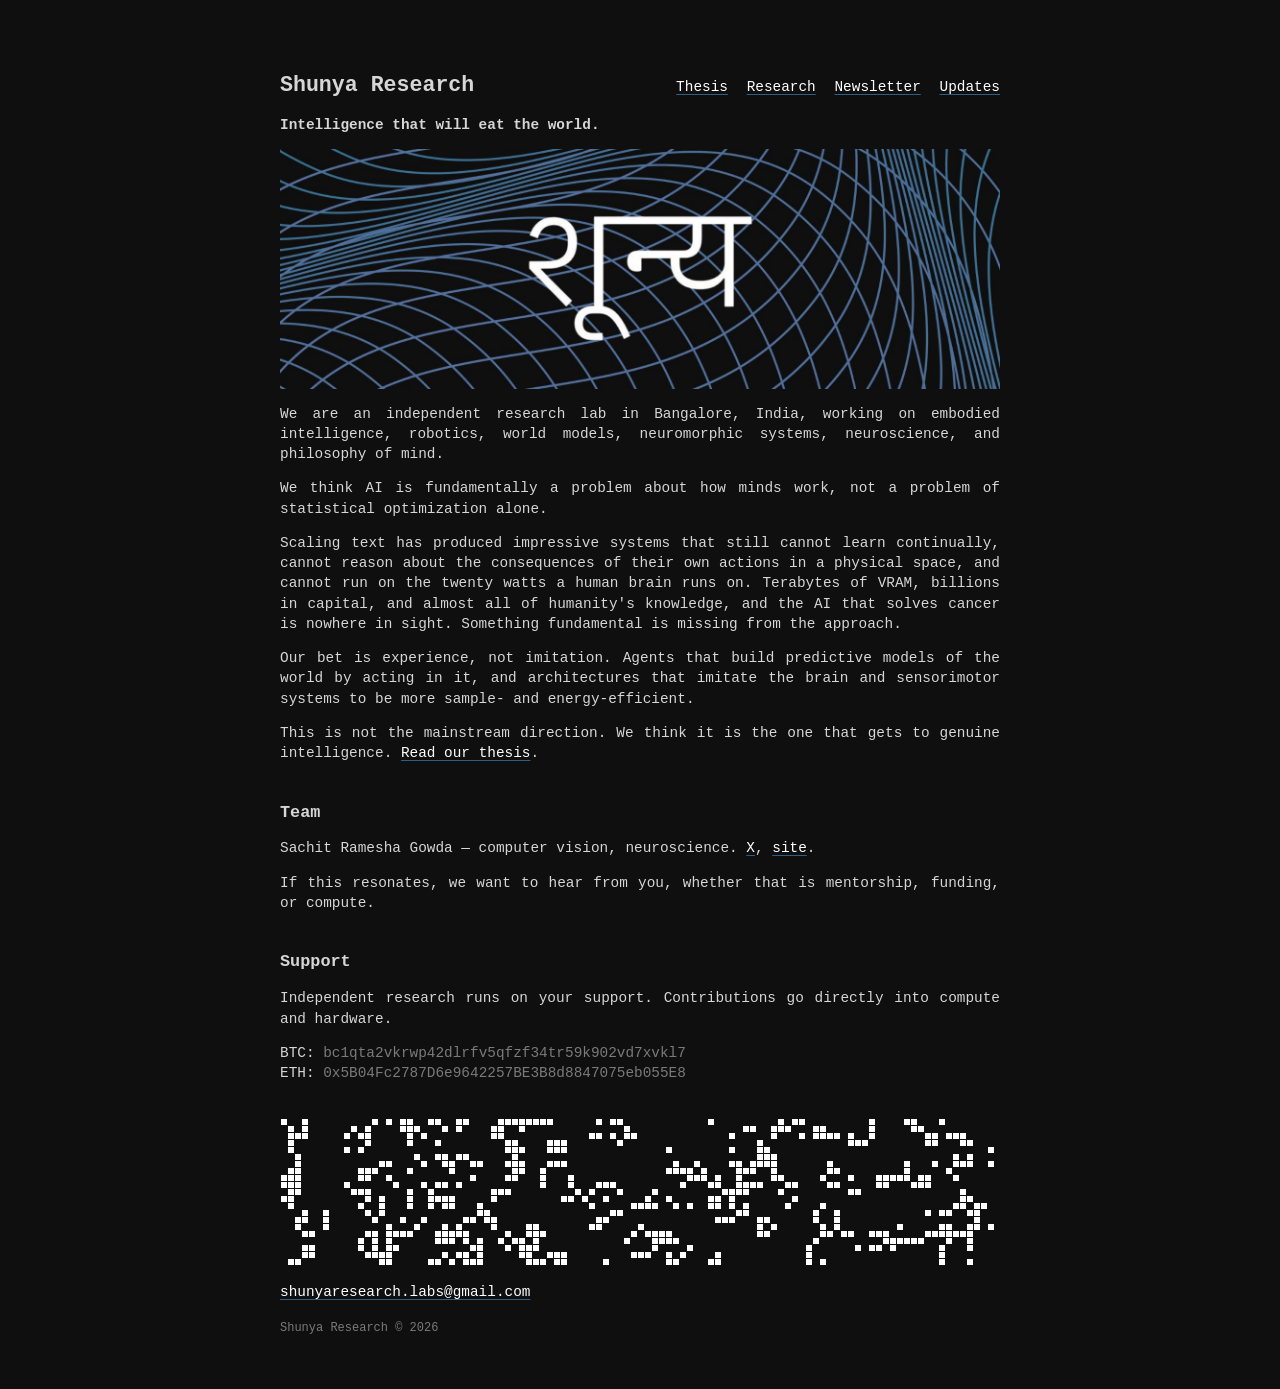
<file: index.html>
<!DOCTYPE html>
<html lang="en">

<head>
    <meta charset="UTF-8" />
    <title>Shunya Research</title>
    <meta name="description"
        content="An independent research lab in Bangalore working on embodied intelligence, world models and neuromorphic systems." />
    <link rel="canonical" href="https://shunyaresearch.systems" />
    <meta name="viewport" content="width=device-width, initial-scale=1.0" />
    <link rel="icon" type="image/png" href="shunya-removebg-preview.png" />

    <meta property="og:url" content="https://shunyaresearch.systems" />
    <meta property="og:type" content="website" />
    <meta property="og:title" content="Shunya Research" />
    <meta property="og:description"
        content="An independent research lab in Bangalore working on embodied intelligence, world models and neuromorphic systems." />

    <meta name="twitter:card" content="summary" />
    <meta name="twitter:site" content="@shunyaresearch" />
    <meta name="twitter:title" content="Shunya Research" />
    <meta name="twitter:description"
        content="An independent research lab in Bangalore working on embodied intelligence, world models and neuromorphic systems." />

    <link rel="stylesheet" href="style.css" />
</head>

<body>
    <div id="maincontent" style="margin-top: 70px">
        <div class="masthead">
            <h2>Shunya Research</h2>
            <p class="nav">
                <a href="thesis.html">Thesis</a>
                <a href="research.html">Research</a>
                <a href="https://spikenets.substack.com">Newsletter</a>
                <a href="https://x.com/shunyaresearch">Updates</a>
            </p>
        </div>
        <p><b>Intelligence that will eat the world.</b></p>

        <p>
            <img src="1500x500.jpeg" alt="शून्य" />
        </p>
        <p>
            We are an independent research lab in Bangalore, India,
            working on embodied intelligence, robotics, world
            models, neuromorphic systems, neuroscience, and philosophy of
            mind.
        </p>
        <p>
            We think AI is fundamentally a problem about how minds work,
            not a problem of statistical optimization alone.
        </p>
        <p>
            Scaling text has produced impressive systems that still cannot
            learn continually, cannot reason about the consequences of
            their own actions in a physical space, and cannot run on the
            twenty watts a human brain runs on. Terabytes of VRAM, billions in
            capital, and almost all of humanity's knowledge, and
            the AI that solves cancer is nowhere in sight. Something
            fundamental is missing from the approach.
        </p>
        <p>
            Our bet is experience, not imitation. Agents that build
            predictive models of the world by acting in it, and
            architectures that imitate the brain and sensorimotor systems
            to be more sample- and energy-efficient.
        </p>
        <p>
            This is not the mainstream direction. We think it is the one
            that gets to genuine intelligence.
            <a href="thesis.html">Read our thesis</a>.
        </p>

        <h3>Team</h3>
        <p>
            Sachit Ramesha Gowda &mdash; computer vision, neuroscience.
            <a href="https://x.com/cyb3r_17">X</a>,
            <a href="https://sachitrame.sh">site</a>.
        </p>

        <p>
            If this resonates, we want to hear from you, whether that is
            mentorship, funding, or compute.
        </p>

        <h3>Support</h3>
        <p>
            Independent research runs on your support. Contributions go
            directly into compute and hardware.
        </p>
        <p>
            BTC: <code>bc1qta2vkrwp42dlrfv5qfzf34tr59k902vd7xvkl7</code><br />
            ETH: <code>0x5B04Fc2787D6e9642257BE3B8d8847075eb055E8</code>
        </p>

        <p>
            <br />
            <canvas id="gol" aria-hidden="true"></canvas>
        </p>

        <p>
            <a href="mailto:shunyaresearch.labs@gmail.com">shunyaresearch.labs@gmail.com</a>
        </p>

        <p><small>
                Shunya Research &copy; 2026
            </small>
        </p>
    </div>
    <script src="gol.js"></script>
</body>

</html>
</file>
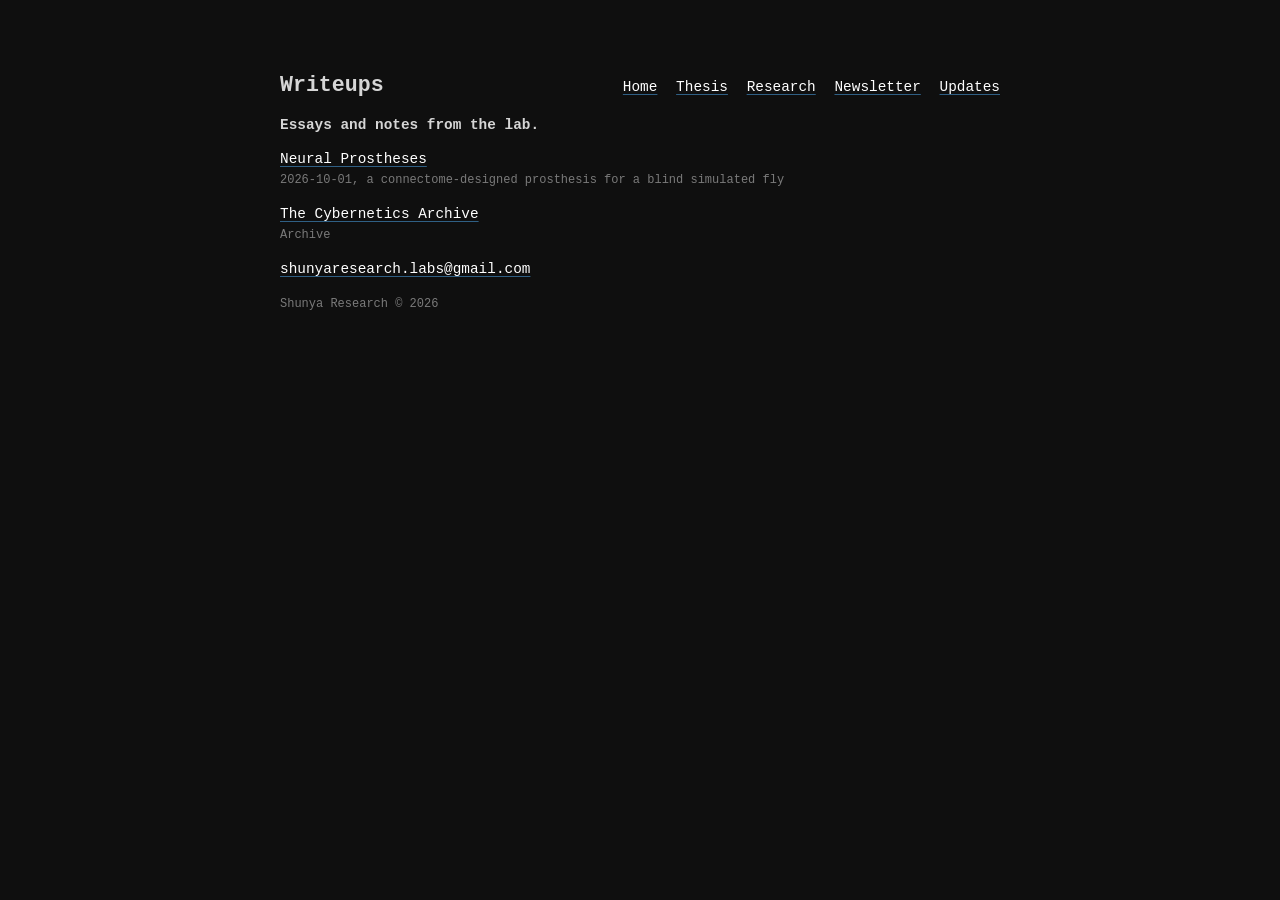
<file: blogs.html>
<!DOCTYPE html>
<html lang="en">

<head>
    <meta charset="UTF-8" />
    <title>Writeups &mdash; Shunya Research</title>
    <meta name="description" content="Writing from Shunya Research." />
    <meta name="viewport" content="width=device-width, initial-scale=1.0" />
    <link rel="icon" type="image/png" href="shunya-removebg-preview.png" />
    <link rel="stylesheet" href="style.css" />
</head>

<body>
    <div id="maincontent" style="margin-top: 70px">
        <div class="masthead">
            <h2>Writeups</h2>
            <p class="nav">
                <a href="index.html">Home</a>
                <a href="thesis.html">Thesis</a>
                <a href="research.html">Research</a>
                <a href="https://spikenets.substack.com">Newsletter</a>
                <a href="https://x.com/shunyaresearch">Updates</a>
            </p>
        </div>
        <p><b>Essays and notes from the lab.</b></p>

        <p>
            <a href="blogs/fly-vision-restoration.html">Neural Prostheses</a><br />
            <small>2026-10-01, a connectome-designed prosthesis for a blind simulated fly</small>
        </p>
        <p>
            <a href="blogs/cybernetics.html">The Cybernetics
                Archive</a><br />
            <small>Archive</small>
        </p>
        <p>
            <a href="mailto:shunyaresearch.labs@gmail.com">shunyaresearch.labs@gmail.com</a>
        </p>

        <p><small>
                Shunya Research &copy; 2026
            </small>
        </p>
    </div>
</body>

</html>
</file>
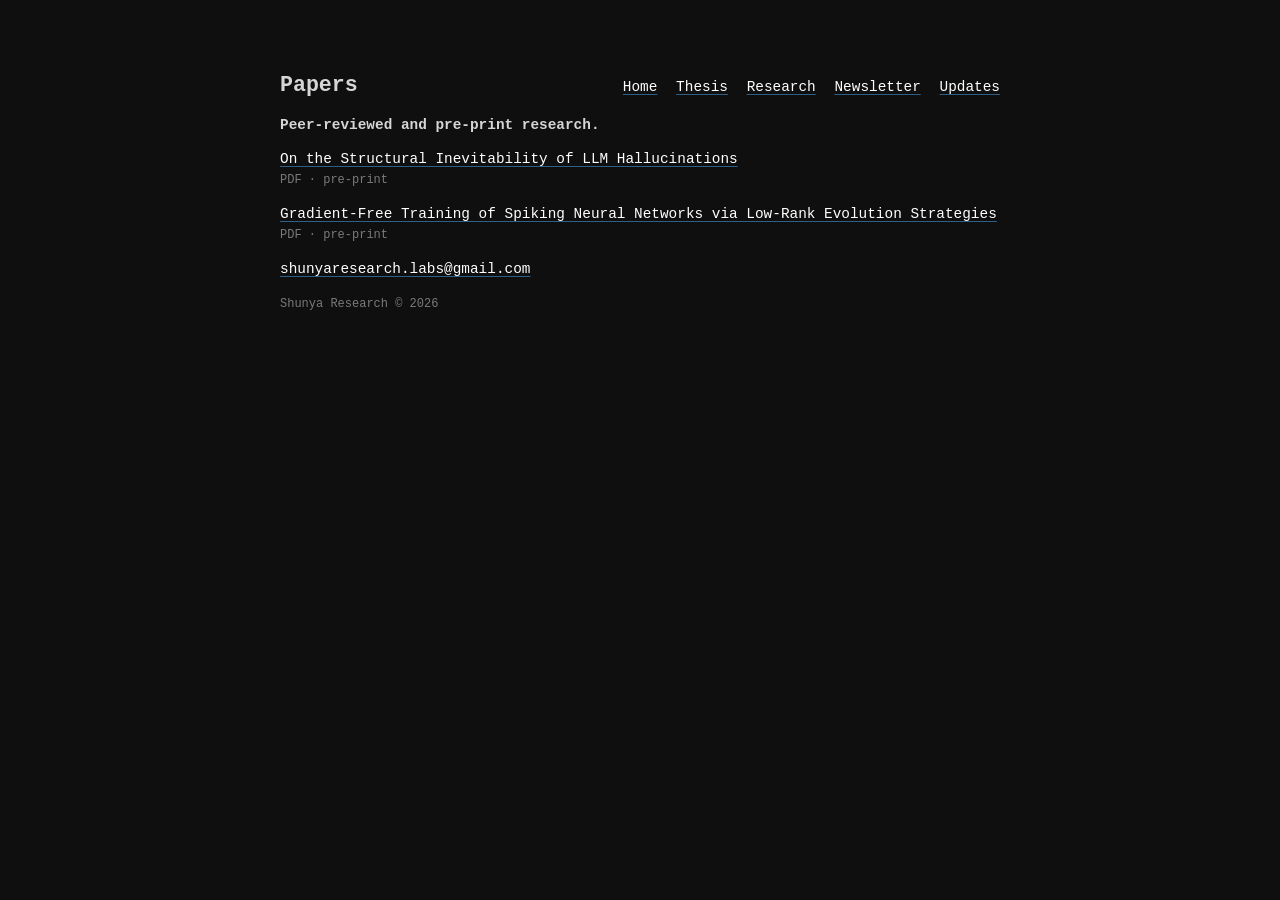
<file: papers.html>
<!DOCTYPE html>
<html lang="en">

<head>
    <meta charset="UTF-8" />
    <title>Papers &mdash; Shunya Research</title>
    <meta name="description" content="Papers from Shunya Research." />
    <meta name="viewport" content="width=device-width, initial-scale=1.0" />
    <link rel="icon" type="image/png" href="shunya-removebg-preview.png" />
    <link rel="stylesheet" href="style.css" />
</head>

<body>
    <div id="maincontent" style="margin-top: 70px">
        <div class="masthead">
            <h2>Papers</h2>
            <p class="nav">
                <a href="index.html">Home</a>
                <a href="thesis.html">Thesis</a>
                <a href="research.html">Research</a>
                <a href="https://spikenets.substack.com">Newsletter</a>
                <a href="https://x.com/shunyaresearch">Updates</a>
            </p>
        </div>
        <p><b>Peer-reviewed and pre-print research.</b></p>

        <p>
            <a href="papers/llm_hallucination.pdf">On the Structural
                Inevitability of LLM Hallucinations</a><br />
            <small>PDF &middot; pre-print</small>
        </p>
        <p>
            <a href="papers/SNN_EGGROLL.pdf">Gradient-Free Training of
                Spiking Neural Networks via Low-Rank Evolution
                Strategies</a><br />
            <small>PDF &middot; pre-print</small>
        </p>

        <p>
            <a href="mailto:shunyaresearch.labs@gmail.com">shunyaresearch.labs@gmail.com</a>
        </p>

        <p><small>
                Shunya Research &copy; 2026
            </small>
        </p>
    </div>
</body>

</html>
</file>
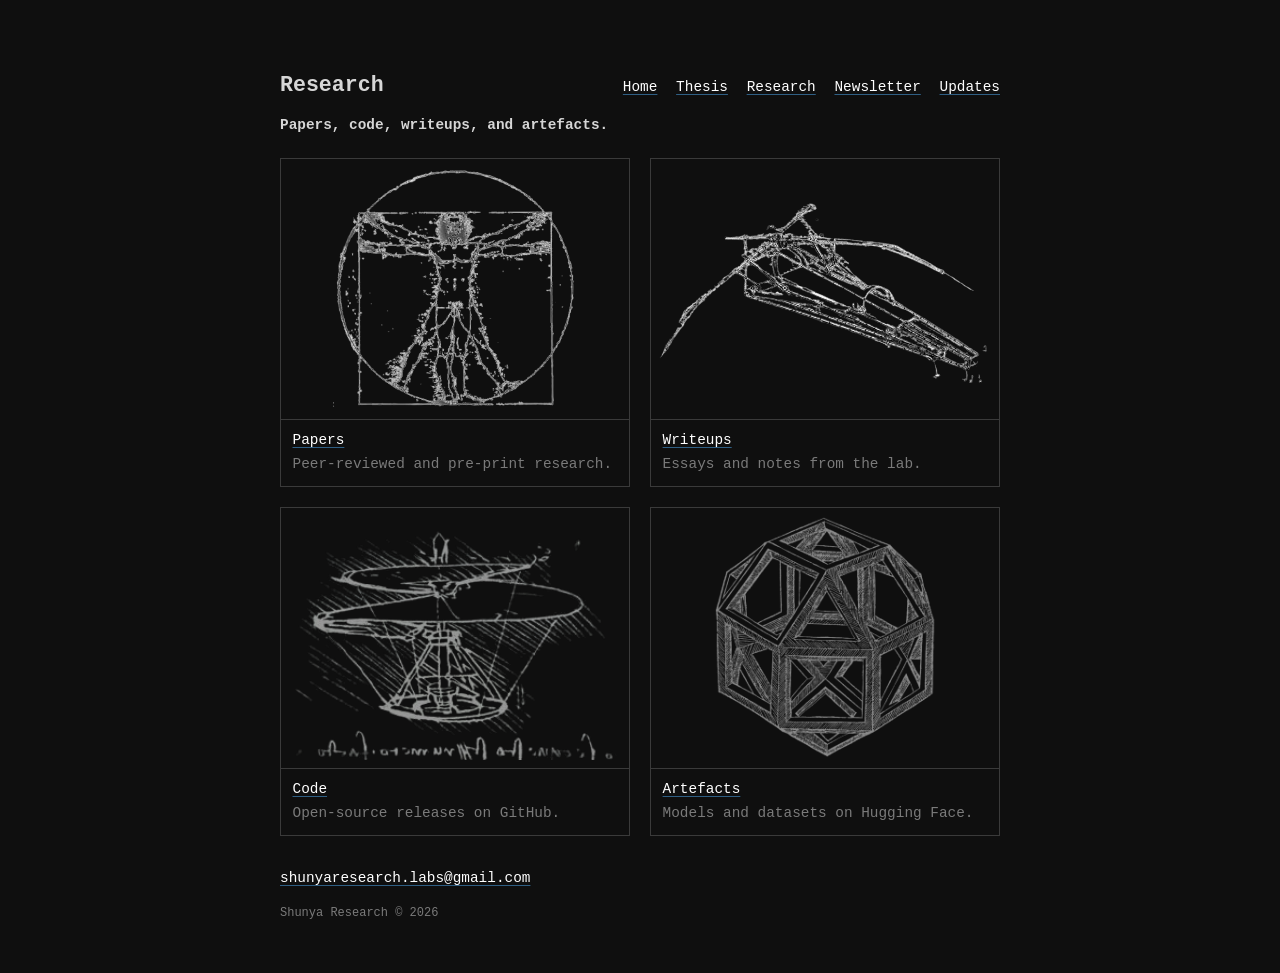
<file: research.html>
<!DOCTYPE html>
<html lang="en">

<head>
    <meta charset="UTF-8" />
    <title>Research &mdash; Shunya Research</title>
    <meta name="description" content="Papers, code, writeups, and artefacts from Shunya Research." />
    <meta name="viewport" content="width=device-width, initial-scale=1.0" />
    <link rel="icon" type="image/png" href="shunya-removebg-preview.png" />
    <link rel="stylesheet" href="style.css" />
</head>

<body>
    <div id="maincontent" style="margin-top: 70px">
        <div class="masthead">
            <h2>Research</h2>
            <p class="nav">
                <a href="index.html">Home</a>
                <a href="thesis.html">Thesis</a>
                <a href="research.html">Research</a>
                <a href="https://spikenets.substack.com">Newsletter</a>
                <a href="https://x.com/shunyaresearch">Updates</a>
            </p>
        </div>
        <p><b>Papers, code, writeups, and artefacts.</b></p>

        <div class="cards">
            <a class="card" href="papers.html">
                <img class="fit" src="vitruvian.png" alt="" />
                <span class="card-body">
                    <span class="card-title">Papers</span>
                    <span class="card-note">Peer-reviewed and pre-print research.</span>
                </span>
            </a>
            <a class="card" href="blogs.html">
                <img class="fit" src="flight.png" alt="" />
                <span class="card-body">
                    <span class="card-title">Writeups</span>
                    <span class="card-note">Essays and notes from the lab.</span>
                </span>
            </a>
            <a class="card" href="https://github.com/ShunyaResearch">
                <img class="fit" src="code-inverted.png" alt="" />
                <span class="card-body">
                    <span class="card-title">Code</span>
                    <span class="card-note">Open-source releases on GitHub.</span>
                </span>
            </a>
            <a class="card" href="https://huggingface.co/shunyaresearch">
                <img class="fit" src="artefact-white.png" alt="" />
                <span class="card-body">
                    <span class="card-title">Artefacts</span>
                    <span class="card-note">Models and datasets on Hugging Face.</span>
                </span>
            </a>
        </div>

        <p>
            <a href="mailto:shunyaresearch.labs@gmail.com">shunyaresearch.labs@gmail.com</a>
        </p>

        <p><small>
                Shunya Research &copy; 2026
            </small>
        </p>
    </div>
</body>

</html>
</file>
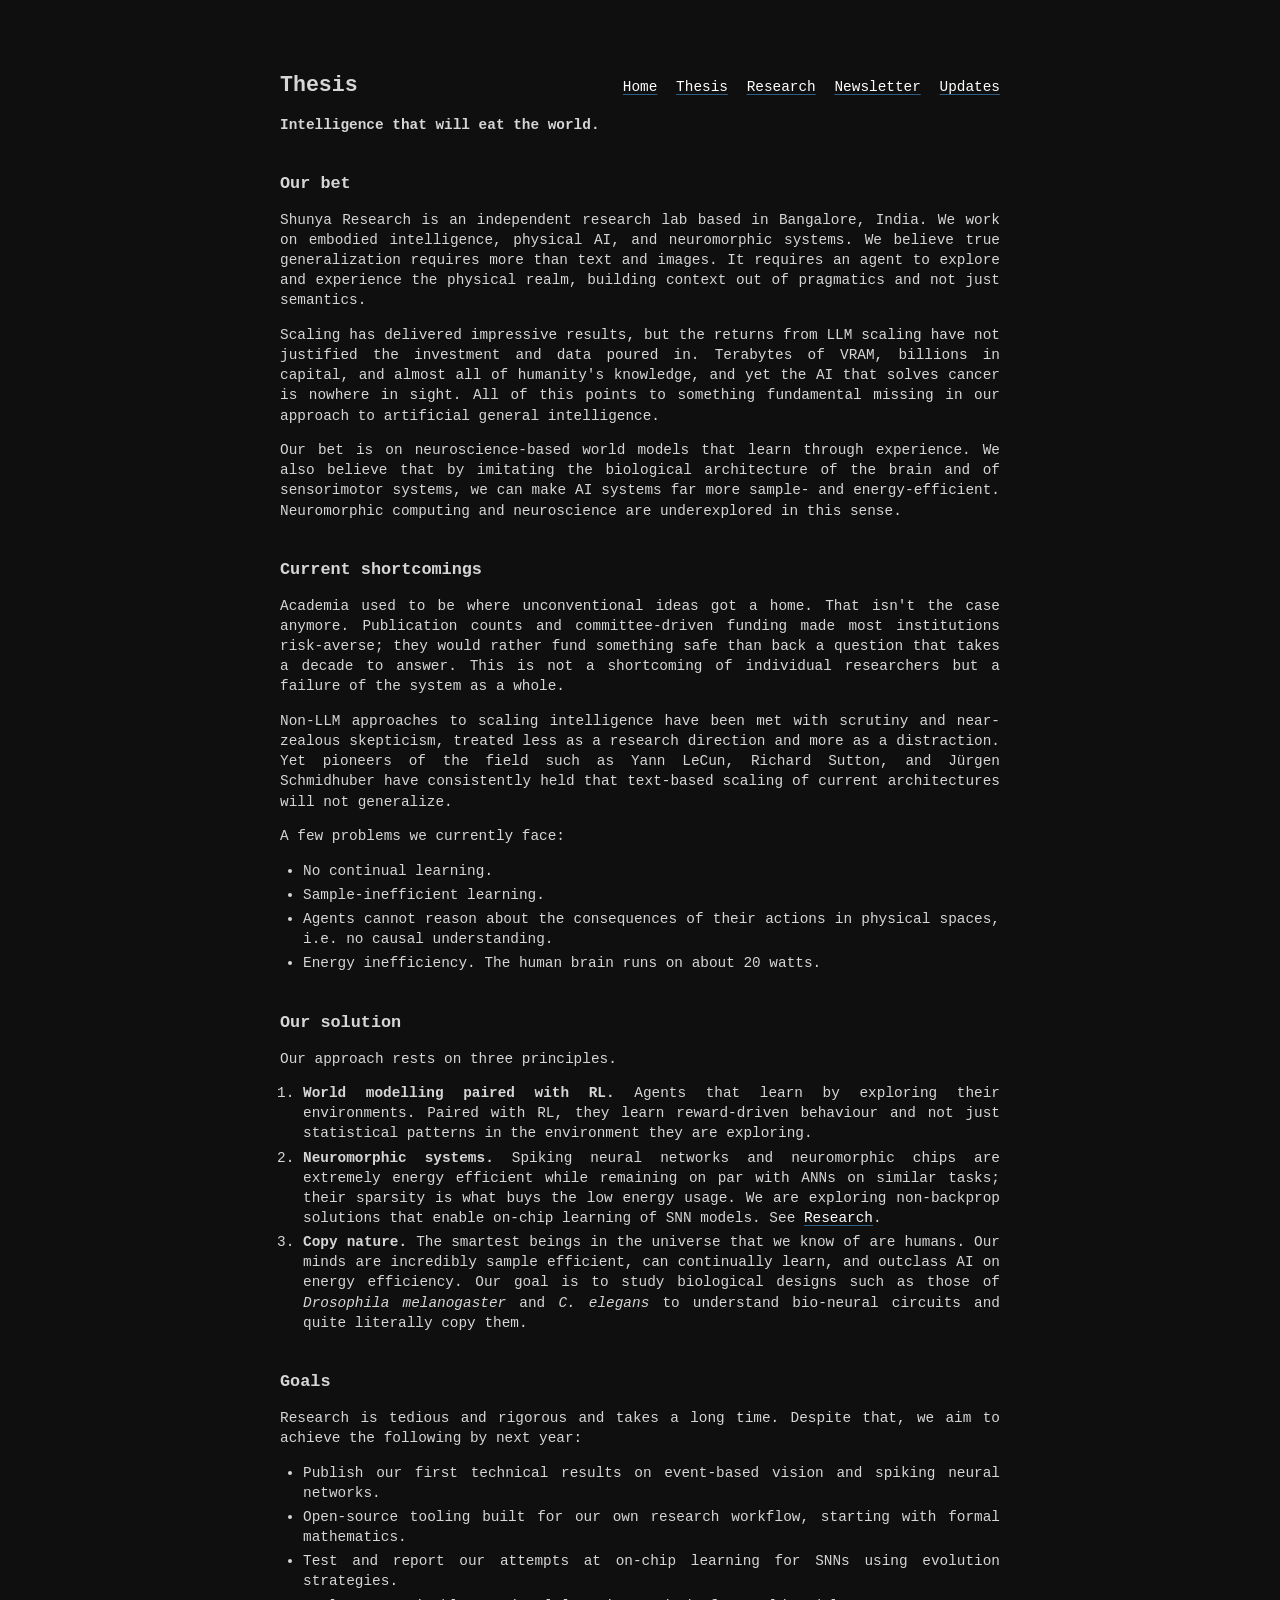
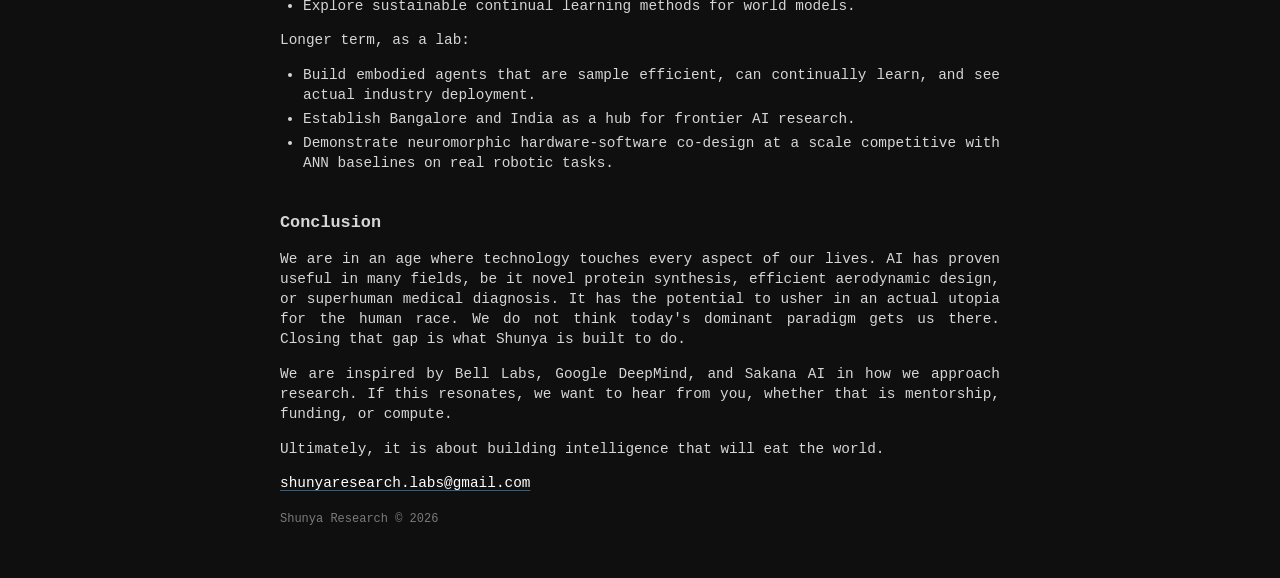
<file: thesis.html>
<!DOCTYPE html>
<html lang="en">

<head>
    <meta charset="UTF-8" />
    <title>Thesis &mdash; Shunya Research</title>
    <meta name="description" content="Our bet: intelligence that learns by experience, not imitation." />
    <meta name="viewport" content="width=device-width, initial-scale=1.0" />
    <link rel="icon" type="image/png" href="shunya-removebg-preview.png" />
    <link rel="stylesheet" href="style.css" />
</head>

<body>
    <div id="maincontent" style="margin-top: 70px">
        <div class="masthead">
            <h2>Thesis</h2>
            <p class="nav">
                <a href="index.html">Home</a>
                <a href="thesis.html">Thesis</a>
                <a href="research.html">Research</a>
                <a href="https://spikenets.substack.com">Newsletter</a>
                <a href="https://x.com/shunyaresearch">Updates</a>
            </p>
        </div>
        <p><b>Intelligence that will eat the world.</b></p>

        <h3>Our bet</h3>
        <p>
            Shunya Research is an independent research lab based in
            Bangalore, India. We work on embodied intelligence, physical
            AI, and neuromorphic systems. We believe true generalization
            requires more than text and images. It requires an agent to
            explore and experience the physical realm, building context
            out of pragmatics and not just semantics.
        </p>
        <p>
            Scaling has delivered impressive results, but the returns from
            LLM scaling have not justified the investment and data poured
            in. Terabytes of VRAM, billions in capital, and almost all of
            humanity's knowledge, and yet the AI that solves cancer is
            nowhere in sight. All of this points to something fundamental
            missing in our approach to artificial general intelligence.
        </p>
        <p>
            Our bet is on neuroscience-based world models that learn
            through experience. We also believe that by imitating the
            biological architecture of the brain and of sensorimotor
            systems, we can make AI systems far more sample- and
            energy-efficient. Neuromorphic computing and neuroscience are
            underexplored in this sense.
        </p>

        <h3>Current shortcomings</h3>
        <p>
            Academia used to be where unconventional ideas got a home.
            That isn't the case anymore. Publication counts and
            committee-driven funding made most institutions risk-averse;
            they would rather fund something safe than back a question
            that takes a decade to answer. This is not a shortcoming of
            individual researchers but a failure of the system as a whole.
        </p>
        <p>
            Non-LLM approaches to scaling intelligence have been met with
            scrutiny and near-zealous skepticism, treated less as a
            research direction and more as a distraction. Yet pioneers of
            the field such as Yann LeCun, Richard Sutton, and Jürgen
            Schmidhuber have consistently held that text-based scaling of
            current architectures will not generalize.
        </p>
        <p>A few problems we currently face:</p>
        <ul>
            <li>No continual learning.</li>
            <li>Sample-inefficient learning.</li>
            <li>
                Agents cannot reason about the consequences of their
                actions in physical spaces, i.e. no causal understanding.
            </li>
            <li>
                Energy inefficiency. The human brain runs on about 20
                watts.
            </li>
        </ul>

        <h3>Our solution</h3>
        <p>Our approach rests on three principles.</p>
        <ol>
            <li>
                <b>World modelling paired with RL.</b> Agents that learn
                by exploring their environments. Paired with RL, they
                learn reward-driven behaviour and not just statistical
                patterns in the environment they are exploring.
            </li>
            <li>
                <b>Neuromorphic systems.</b> Spiking neural networks and
                neuromorphic chips are extremely energy efficient while
                remaining on par with ANNs on similar tasks; their
                sparsity is what buys the low energy usage. We are
                exploring non-backprop solutions that enable on-chip
                learning of SNN models. See
                <a href="research.html">Research</a>.
            </li>
            <li>
                <b>Copy nature.</b> The smartest beings in the universe
                that we know of are humans. Our minds are incredibly
                sample efficient, can continually learn, and outclass AI
                on energy efficiency. Our goal is to study biological
                designs such as those of <i>Drosophila melanogaster</i>
                and <i>C. elegans</i> to understand bio-neural circuits
                and quite literally copy them.
            </li>
        </ol>

        <h3>Goals</h3>
        <p>
            Research is tedious and rigorous and takes a long time.
            Despite that, we aim to achieve the following by next year:
        </p>
        <ul>
            <li>
                Publish our first technical results on event-based vision
                and spiking neural networks.
            </li>
            <li>
                Open-source tooling built for our own research workflow,
                starting with formal mathematics.
            </li>
            <li>
                Test and report our attempts at on-chip learning for SNNs
                using evolution strategies.
            </li>
            <li>
                Explore sustainable continual learning methods for world
                models.
            </li>
        </ul>
        <p>Longer term, as a lab:</p>
        <ul>
            <li>
                Build embodied agents that are sample efficient, can
                continually learn, and see actual industry deployment.
            </li>
            <li>
                Establish Bangalore and India as a hub for frontier AI
                research.
            </li>
            <li>
                Demonstrate neuromorphic hardware-software co-design at a
                scale competitive with ANN baselines on real robotic
                tasks.
            </li>
        </ul>

        <h3>Conclusion</h3>
        <p>
            We are in an age where technology touches every aspect of our
            lives. AI has proven useful in many fields, be it novel
            protein synthesis, efficient aerodynamic design, or
            superhuman medical diagnosis. It has the potential to usher in
            an actual utopia for the human race. We do not think today's
            dominant paradigm gets us there. Closing that gap is what
            Shunya is built to do.
        </p>
        <p>
            We are inspired by Bell Labs, Google DeepMind, and Sakana AI
            in how we approach research. If this resonates, we want to
            hear from you, whether that is mentorship, funding, or
            compute.
        </p>
        <p>
            Ultimately, it is about building intelligence that will eat
            the world.
        </p>

        <p>
            <a href="mailto:shunyaresearch.labs@gmail.com">shunyaresearch.labs@gmail.com</a>
        </p>

        <p><small>
                Shunya Research &copy; 2026
            </small>
        </p>
    </div>
</body>

</html>
</file>
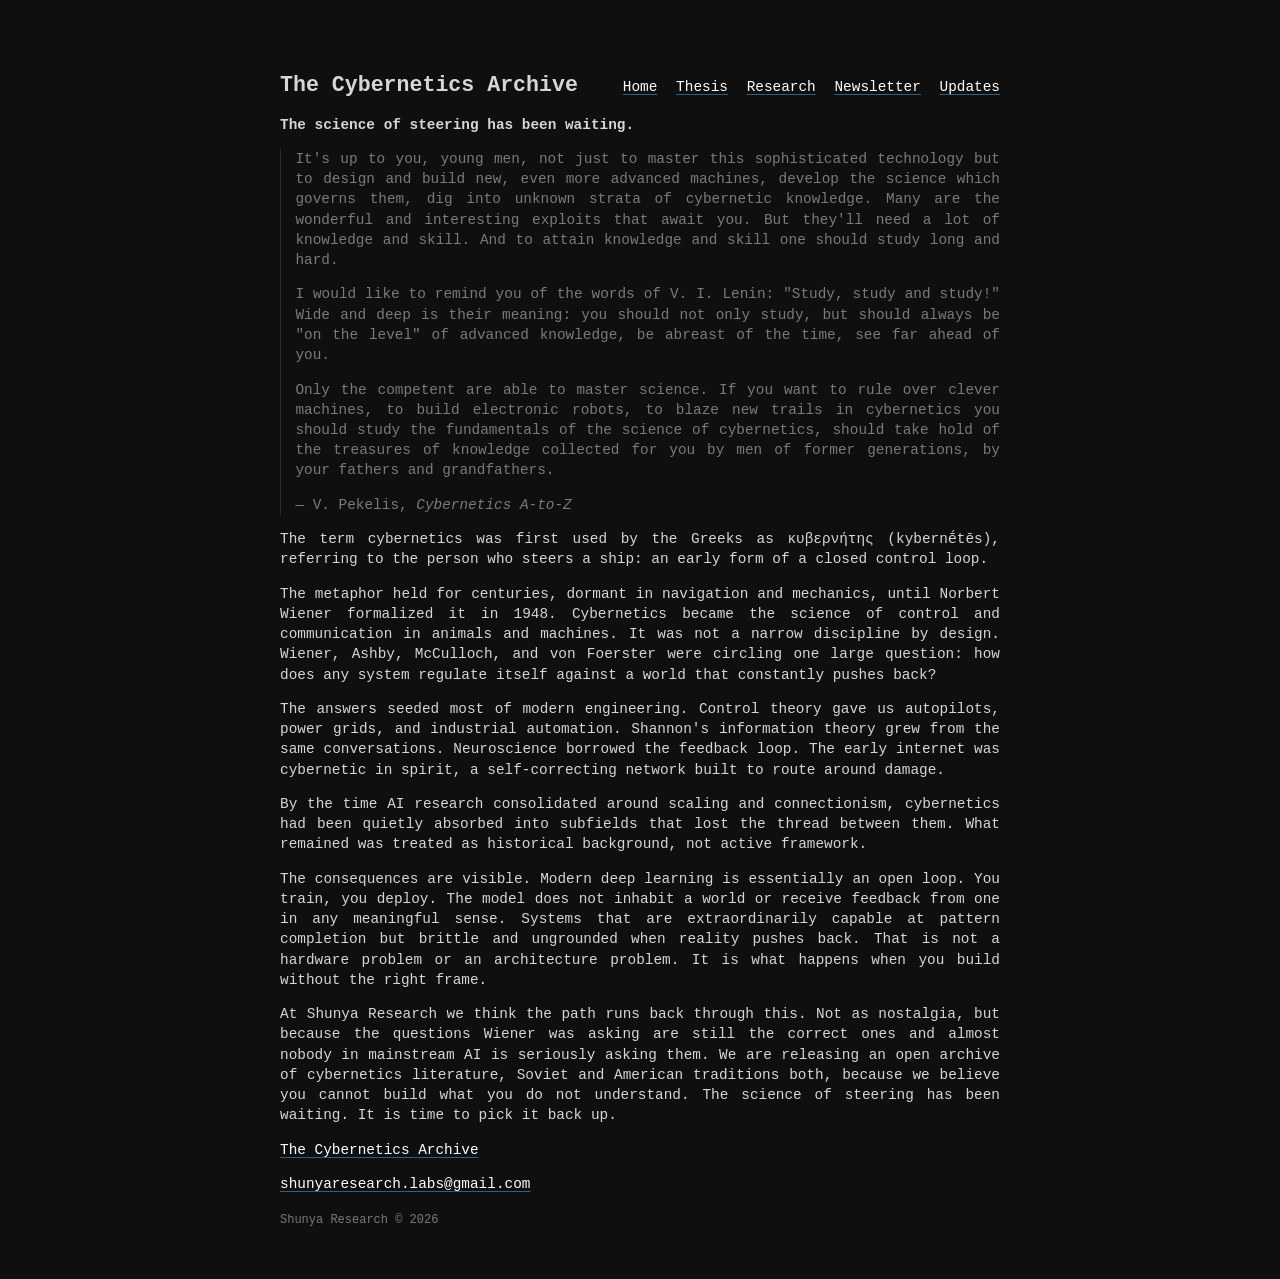
<file: blogs/cybernetics.html>
<!DOCTYPE html>
<html lang="en">

<head>
    <meta charset="UTF-8" />
    <title>The Cybernetics Archive &mdash; Shunya Research</title>
    <meta name="description" content="The science of steering has been waiting. It is time to pick it back up." />
    <meta name="viewport" content="width=device-width, initial-scale=1.0" />
    <link rel="icon" type="image/png" href="../shunya-removebg-preview.png" />
    <link rel="stylesheet" href="../style.css" />
</head>

<body>
    <div id="maincontent" style="margin-top: 70px">
        <div class="masthead">
            <h2>The Cybernetics Archive</h2>
            <p class="nav">
                <a href="../index.html">Home</a>
                <a href="../thesis.html">Thesis</a>
                <a href="../research.html">Research</a>
                <a href="https://spikenets.substack.com">Newsletter</a>
                <a href="https://x.com/shunyaresearch">Updates</a>
            </p>
        </div>
        <p><b>The science of steering has been waiting.</b></p>

        <blockquote
            cite="https://dn720006.ca.archive.org/0/items/pekelis-cybernetics-a-z-mir-1974/Pekelis%20-%20Cybernetics%20A-Z%20-%20Mir%20-%201974.pdf">
            <p>
                It's up to you, young men, not just to master this
                sophisticated technology but to design and build new, even
                more advanced machines, develop the science which governs
                them, dig into unknown strata of cybernetic knowledge.
                Many are the wonderful and interesting exploits that await
                you. But they'll need a lot of knowledge and skill. And to
                attain knowledge and skill one should study long and hard.
            </p>
            <p>
                I would like to remind you of the words of V. I. Lenin:
                "Study, study and study!" Wide and deep is their meaning:
                you should not only study, but should always be "on the
                level" of advanced knowledge, be abreast of the time, see
                far ahead of you.
            </p>
            <p>
                Only the competent are able to master science. If you want
                to rule over clever machines, to build electronic robots,
                to blaze new trails in cybernetics you should study the
                fundamentals of the science of cybernetics, should take
                hold of the treasures of knowledge collected for you by
                men of former generations, by your fathers and
                grandfathers.
            </p>
            <p>&mdash; V. Pekelis, <i>Cybernetics A-to-Z</i></p>
        </blockquote>

        <p>
            The term cybernetics was first used by the Greeks as
            κυβερνήτης (kybernḗtēs), referring to the person who steers a
            ship: an early form of a closed control loop.
        </p>
        <p>
            The metaphor held for centuries, dormant in navigation and
            mechanics, until Norbert Wiener formalized it in 1948.
            Cybernetics became the science of control and communication in
            animals and machines. It was not a narrow discipline by
            design. Wiener, Ashby, McCulloch, and von Foerster were
            circling one large question: how does any system regulate
            itself against a world that constantly pushes back?
        </p>
        <p>
            The answers seeded most of modern engineering. Control theory
            gave us autopilots, power grids, and industrial automation.
            Shannon's information theory grew from the same conversations.
            Neuroscience borrowed the feedback loop. The early internet
            was cybernetic in spirit, a self-correcting network built to
            route around damage.
        </p>
        <p>
            By the time AI research consolidated around scaling and
            connectionism, cybernetics had been quietly absorbed into
            subfields that lost the thread between them. What remained was
            treated as historical background, not active framework.
        </p>
        <p>
            The consequences are visible. Modern deep learning is
            essentially an open loop. You train, you deploy. The model
            does not inhabit a world or receive feedback from one in any
            meaningful sense. Systems that are extraordinarily capable at
            pattern completion but brittle and ungrounded when reality
            pushes back. That is not a hardware problem or an architecture
            problem. It is what happens when you build without the right
            frame.
        </p>
        <p>
            At Shunya Research we think the path runs back through this.
            Not as nostalgia, but because the questions Wiener was asking
            are still the correct ones and almost nobody in mainstream AI
            is seriously asking them. We are releasing an open archive of
            cybernetics literature, Soviet and American traditions both,
            because we believe you cannot build what you do not
            understand. The science of steering has been waiting. It is
            time to pick it back up.
        </p>
        <p>
            <a href="https://github.com/ShunyaResearch/TheCyberneticsArchive">The
                Cybernetics Archive</a>
        </p>

        <p>
            <a href="mailto:shunyaresearch.labs@gmail.com">shunyaresearch.labs@gmail.com</a>
        </p>

        <p><small>
                Shunya Research &copy; 2026
            </small>
        </p>
    </div>
</body>

</html>
</file>
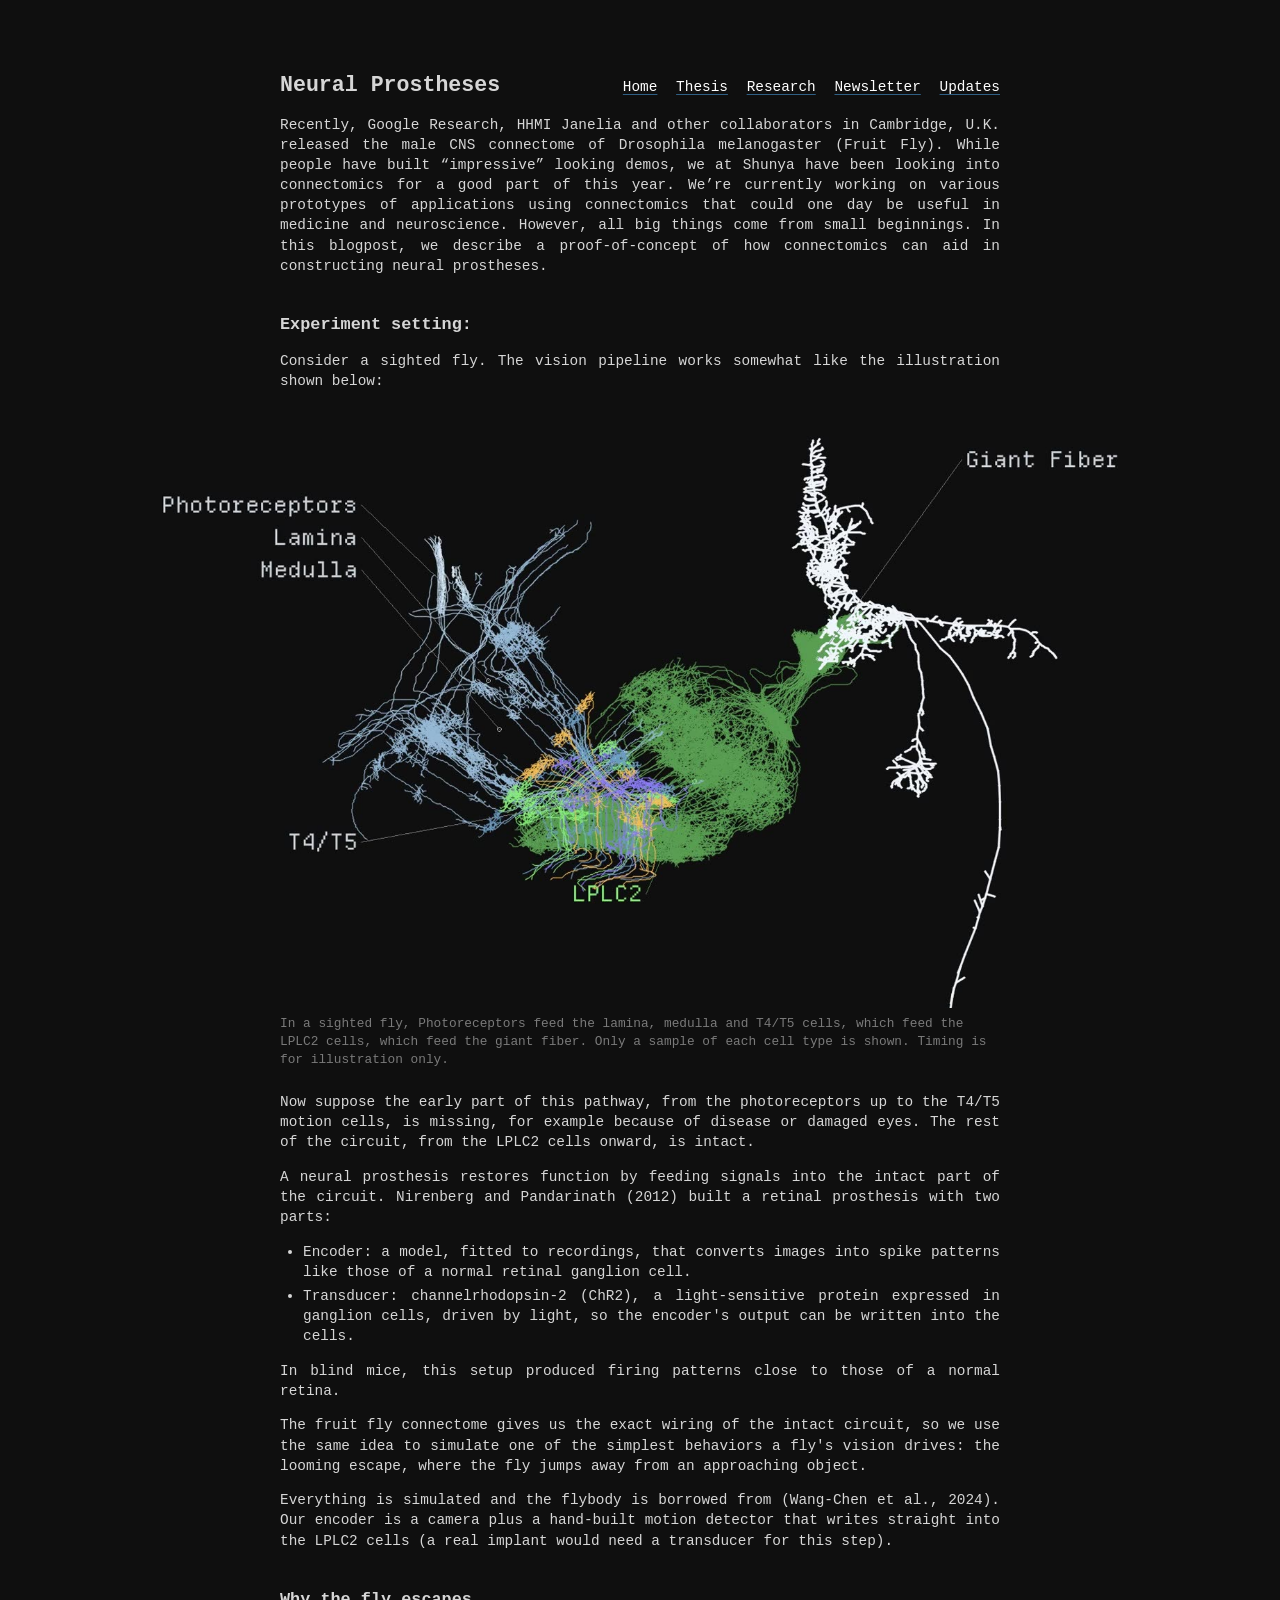
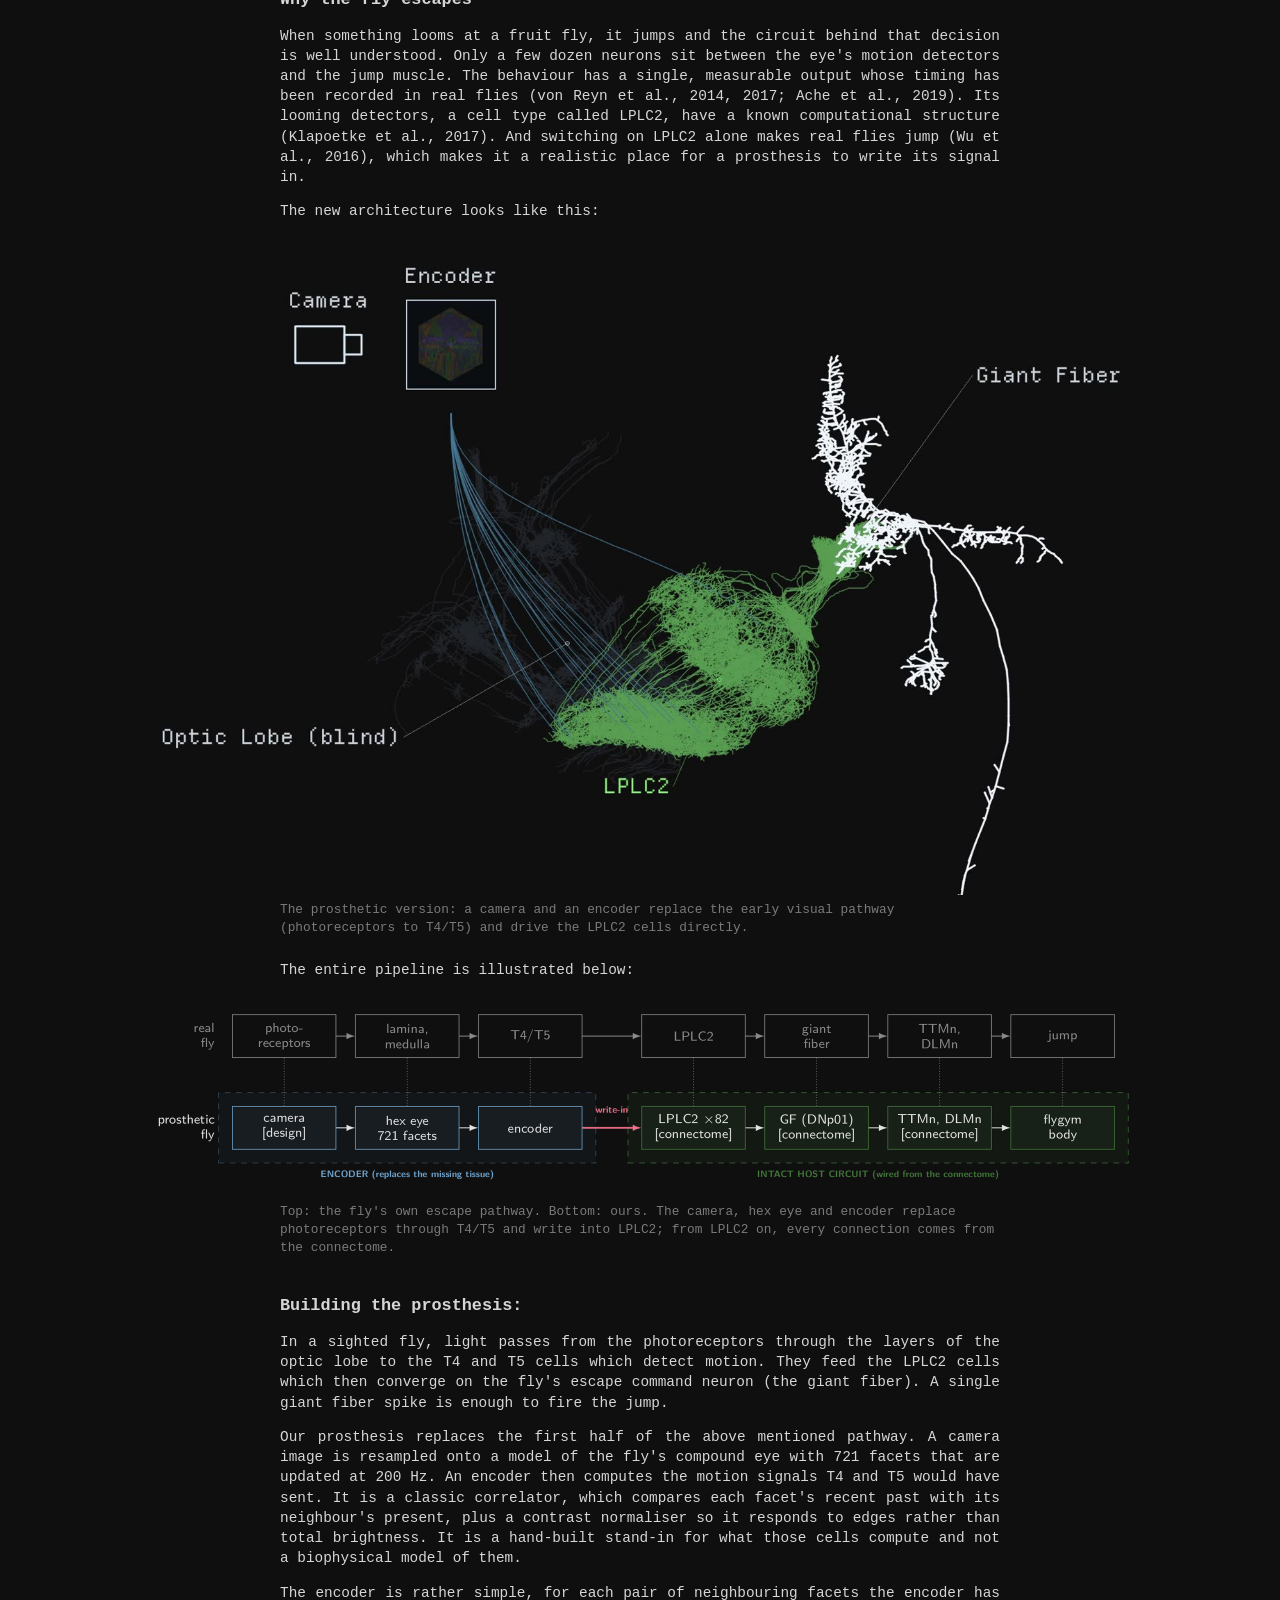
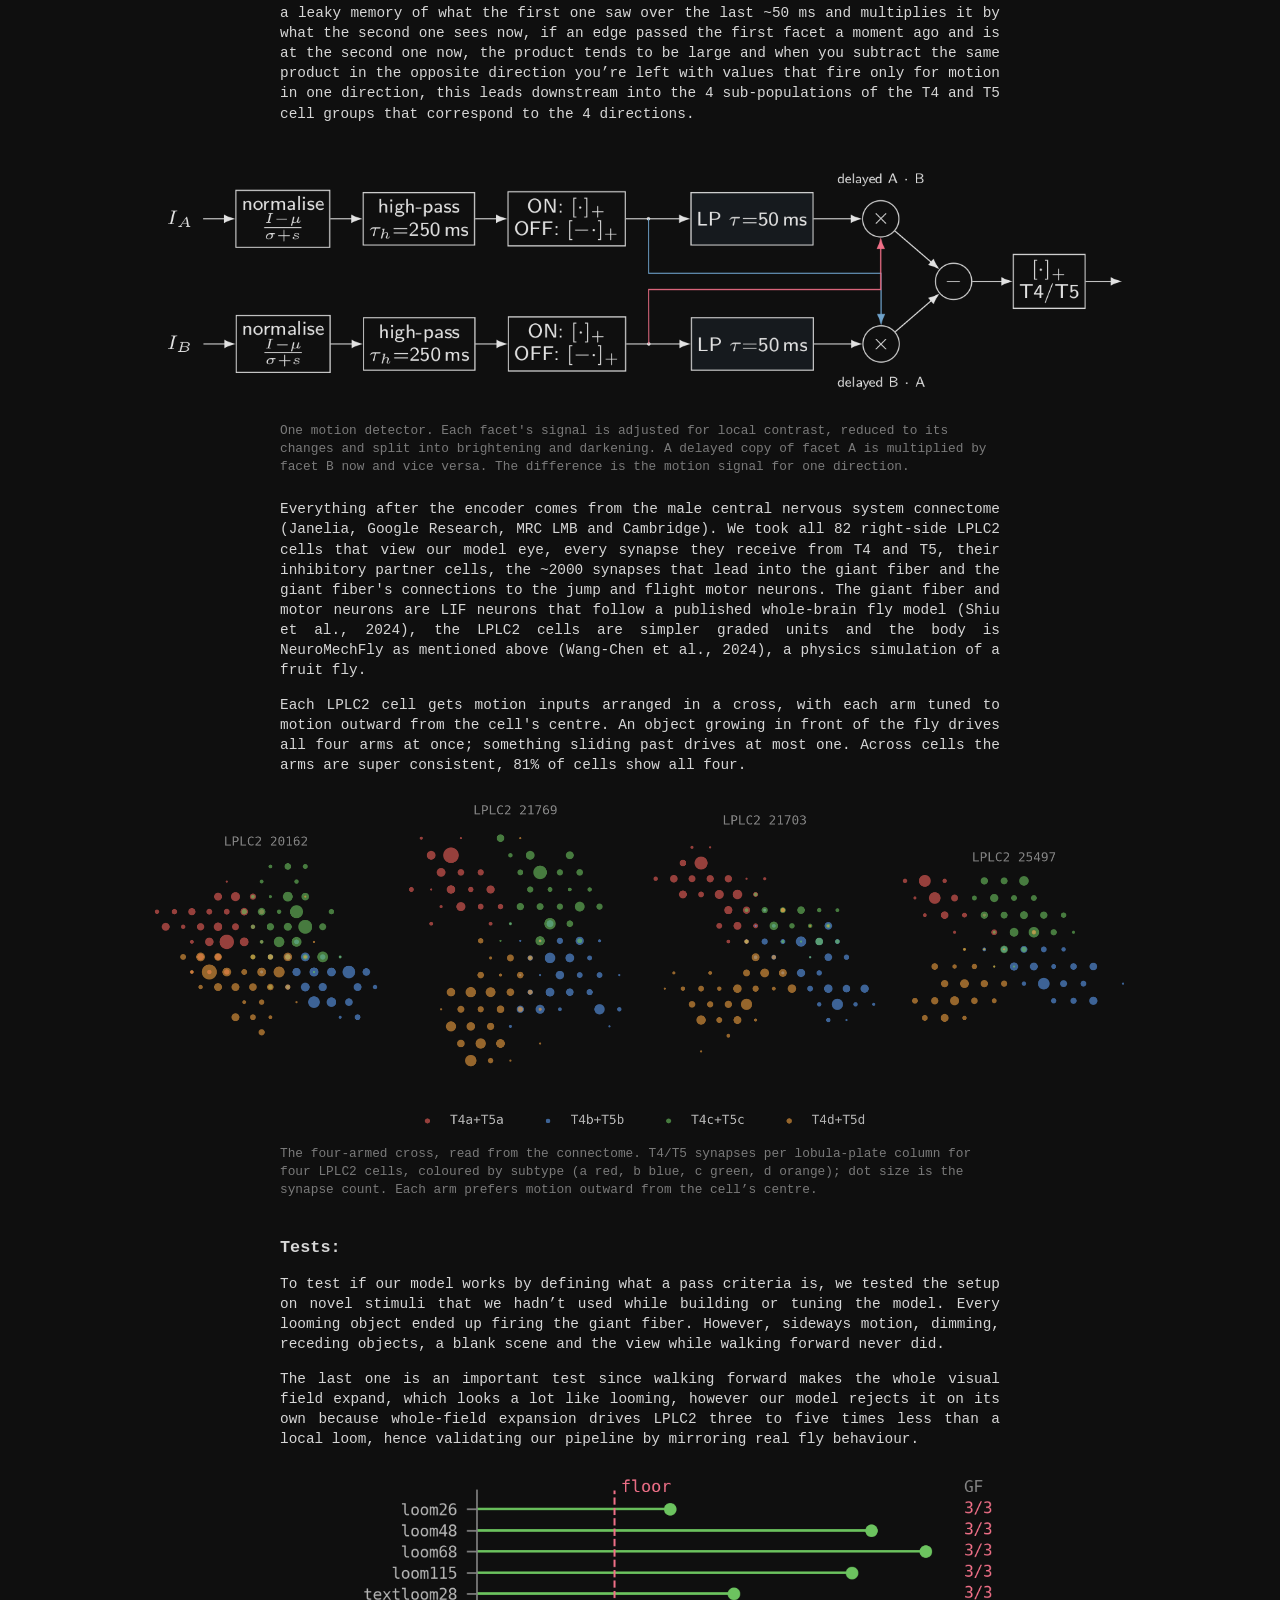
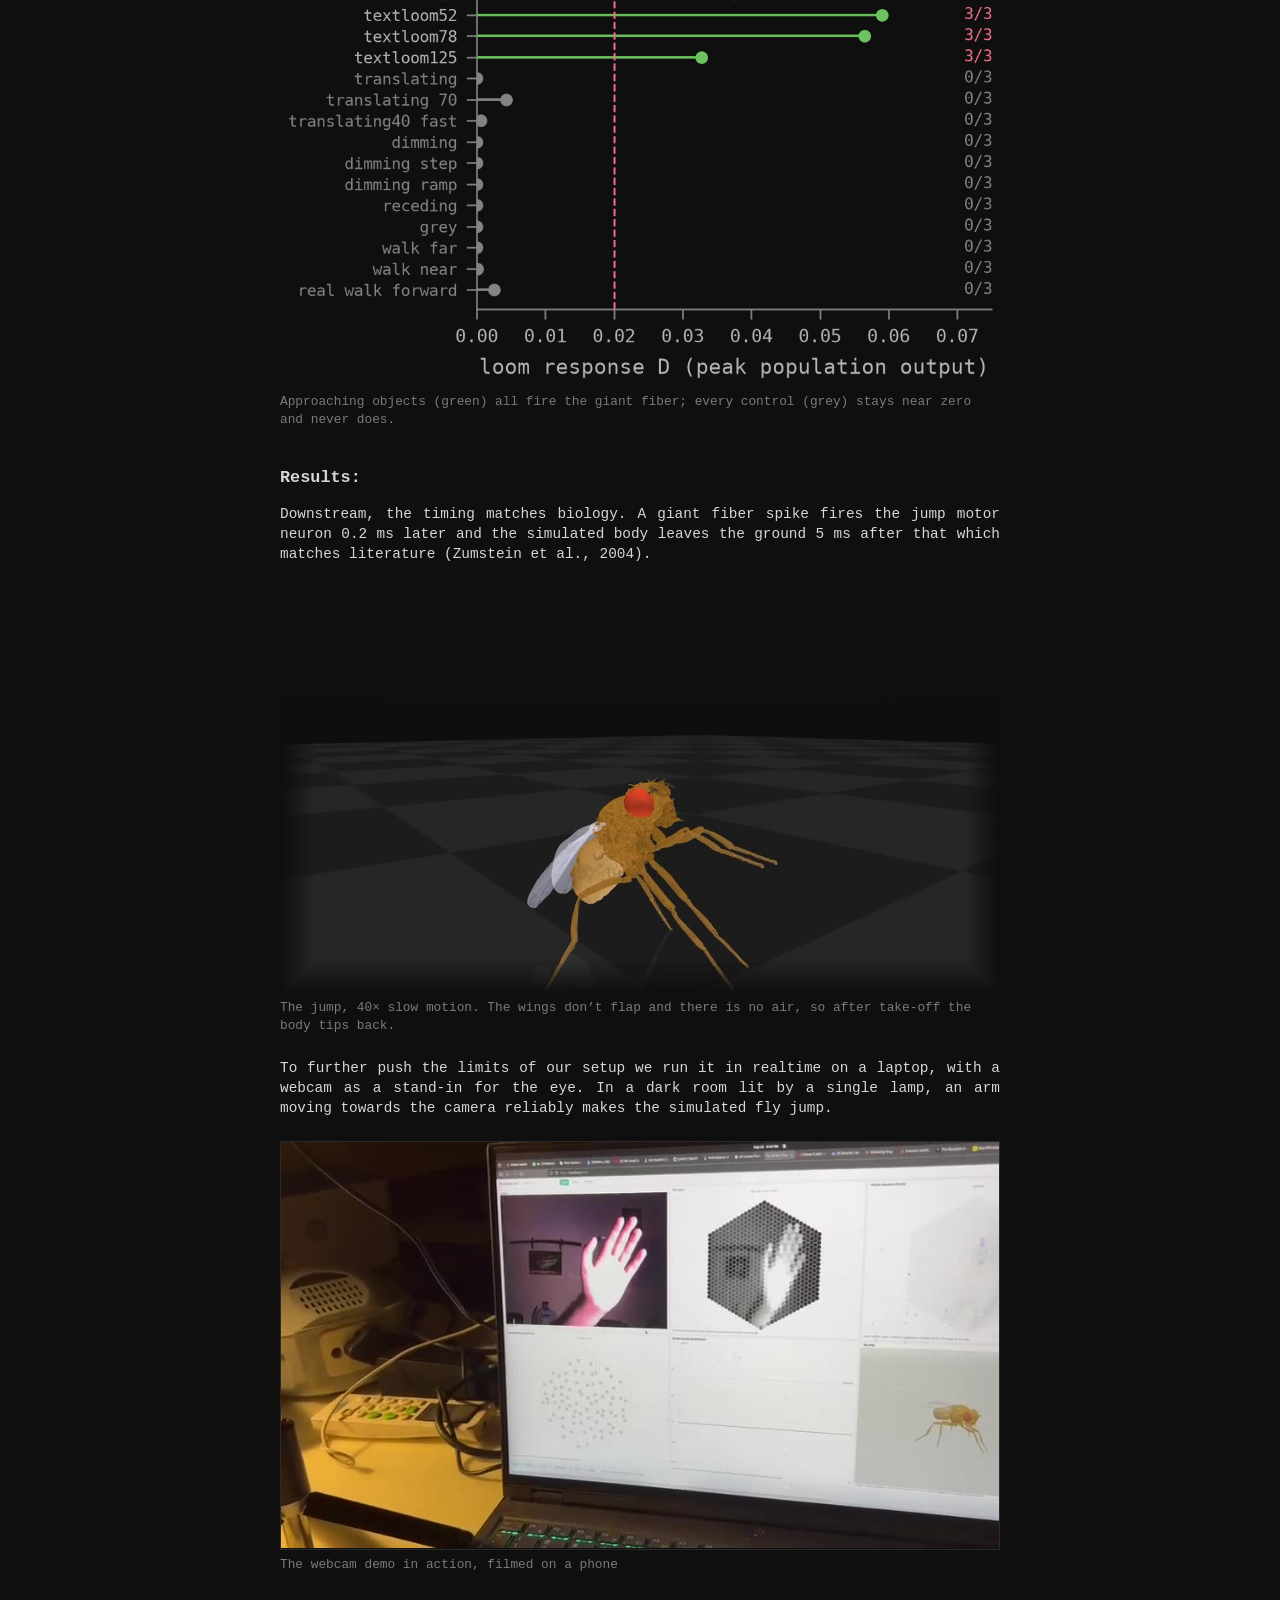
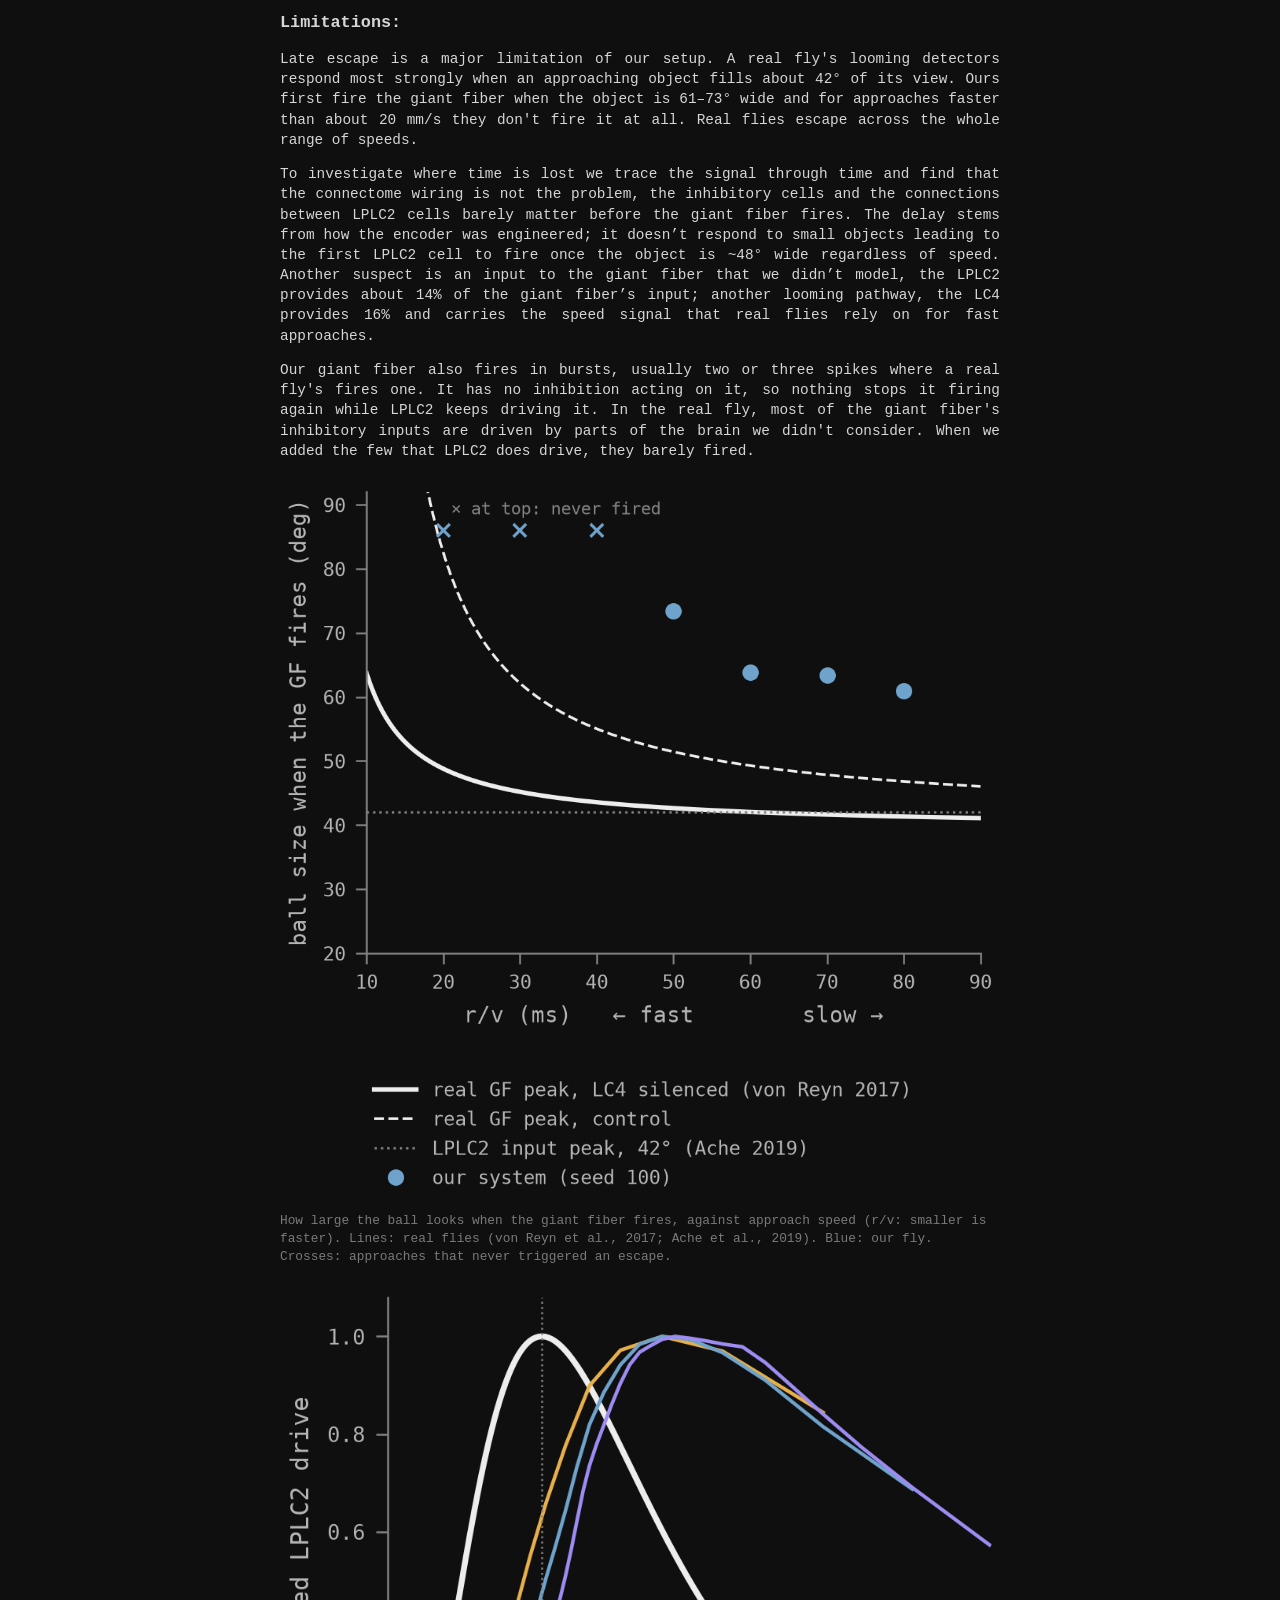
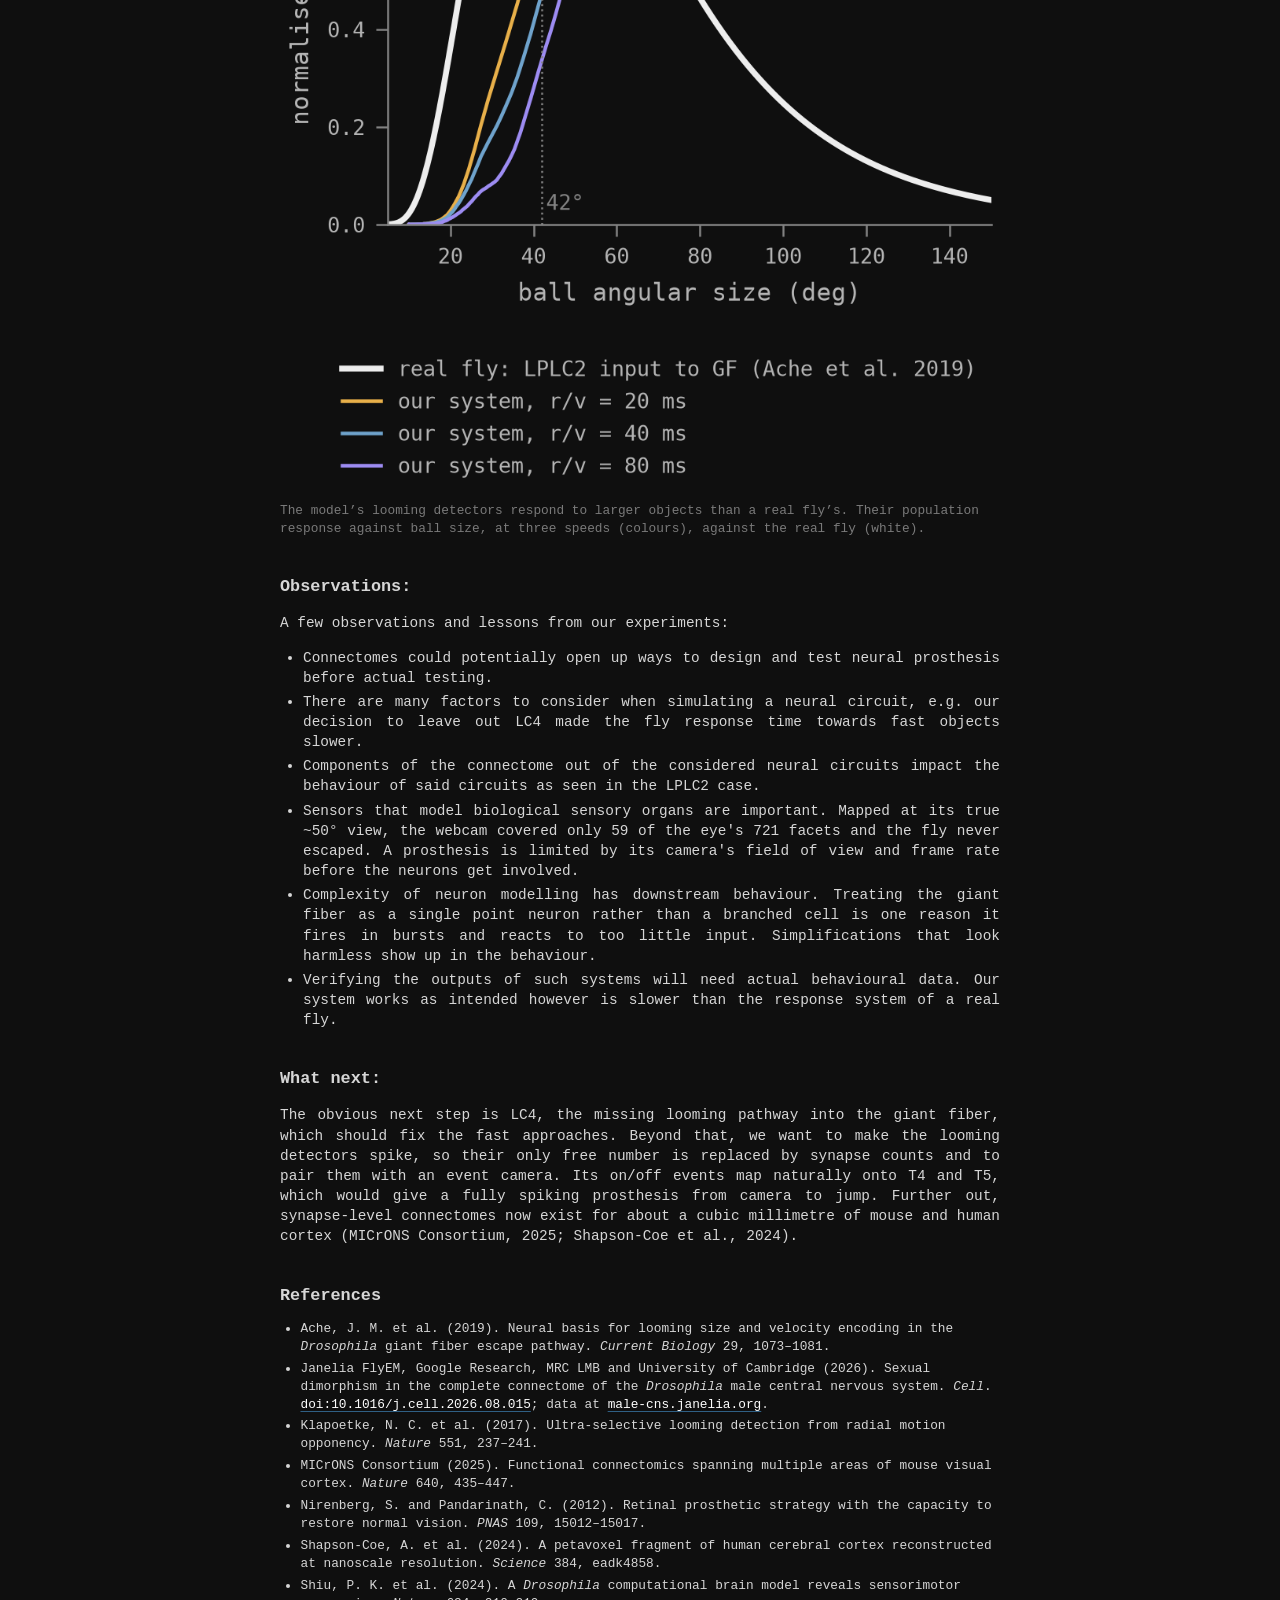
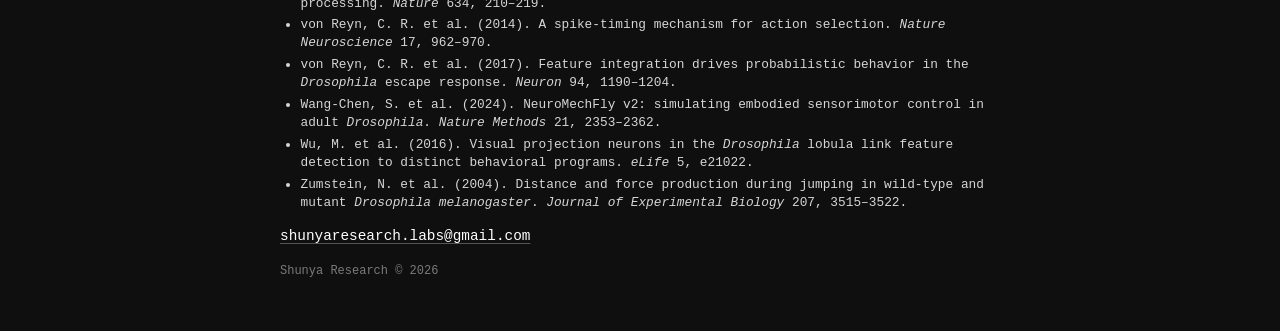
<file: blogs/fly-vision-restoration.html>
<!DOCTYPE html>
<html lang="en">

<head>
    <meta charset="UTF-8" />
    <title>Neural Prostheses &mdash; Shunya Research</title>
    <meta name="description"
        content="Can connectomes help us design neural prostheses?" />
    <meta name="viewport" content="width=device-width, initial-scale=1.0" />
    <link rel="icon" type="image/png" href="../shunya-removebg-preview.png" />
    <link rel="stylesheet" href="../style.css" />

    <meta property="og:type" content="article" />
    <meta property="og:title" content="Neural Prostheses" />
    <meta property="og:description"
        content="Can connectomes help us design neural prostheses?" />
    <meta property="og:image" content="https://shunyaresearch.systems/blogs/fly-vision-restoration/media/og.jpg" />
    <meta property="og:url" content="https://shunyaresearch.systems/blogs/fly-vision-restoration.html" />
    <meta name="twitter:card" content="summary_large_image" />
    <meta name="twitter:site" content="@shunyaresearch" />
    <meta name="twitter:title" content="Neural Prostheses" />
    <meta name="twitter:description"
        content="Can connectomes help us design neural prostheses?" />
    <meta name="twitter:image" content="https://shunyaresearch.systems/blogs/fly-vision-restoration/media/og.jpg" />

    <style>
        /* this post only: figures, video loops, tables */
        figure {
            margin: 1.6em 0;
        }

        figure img,
        figure video {
            display: block;
            width: 100%;
            height: auto;
        }

        figure video {
            border: 1px solid var(--rule);
        }

        figure video.bare {
            border: none;
        }

        /* wider than the text column on large screens, full width on phones */
        figure.wide {
            width: min(1000px, calc(100vw - 20px));
            margin-left: 50%;
            transform: translateX(-50%);
        }

        figure.wide figcaption {
            max-width: 720px;
            margin-left: auto;
            margin-right: auto;
        }

        figcaption {
            margin-top: 0.5em;
            color: var(--fg-dim);
            font-size: 0.8rem;
            text-align: left;
            hyphens: none;
        }

        .table-wrap {
            overflow-x: auto;
            margin: 1.2em 0;
        }

        table {
            border-collapse: collapse;
            min-width: 100%;
            font-size: 0.8rem;
            text-align: left;
            hyphens: none;
        }

        th,
        td {
            padding: 0.35em 0.8em 0.35em 0;
            border-bottom: 1px solid var(--rule);
            white-space: nowrap;
        }

        th {
            color: var(--fg-dim);
            font-weight: normal;
        }

        ul.refs {
            font-size: 0.8rem;
            text-align: left;
            hyphens: none;
        }
    </style>
</head>

<body>
    <div id="maincontent" style="margin-top: 70px">
        <div class="masthead">
            <h2>Neural Prostheses</h2>
            <p class="nav">
                <a href="../index.html">Home</a>
                <a href="../thesis.html">Thesis</a>
                <a href="../research.html">Research</a>
                <a href="https://spikenets.substack.com">Newsletter</a>
                <a href="https://x.com/shunyaresearch">Updates</a>
            </p>
        </div>
        <p>
            Recently, Google Research, HHMI Janelia and other collaborators in Cambridge, U.K. released the male CNS connectome of Drosophila melanogaster (Fruit Fly). While people have built “impressive” looking demos, we at Shunya have been looking into connectomics for a good part of this year. We’re currently working on various prototypes of applications using connectomics that could one day be useful in medicine and neuroscience. However, all big things come from small beginnings. In this blogpost, we describe a proof-of-concept of how connectomics can aid in constructing neural prostheses.
        </p>

        <h3>Experiment setting:</h3>
        <p>
            Consider a sighted fly. The vision pipeline works somewhat like the illustration shown below:
        </p>
        <figure class="wide">
            <video class="bare" autoplay muted loop playsinline preload="metadata" poster="fly-vision-restoration/media/sighted.jpg" aria-label="In a sighted fly, Photoreceptors feed the lamina, medulla and T4/T5 cells, which feed the LPLC2 cells, which feed the giant fiber. Only a sample of each cell type is shown. Timing is for illustration only.">
                <source src="fly-vision-restoration/media/sighted.mp4" type="video/mp4" />
            </video>
            <figcaption>In a sighted fly, Photoreceptors feed the lamina, medulla and T4/T5 cells, which feed the LPLC2 cells, which feed the giant fiber. Only a sample of each cell type is shown. Timing is for illustration only.</figcaption>
        </figure>
        <p>
            Now suppose the early part of this pathway, from the photoreceptors up to the T4/T5 motion cells, is missing, for example because of disease or damaged eyes. The rest of the circuit, from the LPLC2 cells onward, is intact.
        </p>
        <p>
            A neural prosthesis restores function by feeding signals into the intact part of the circuit. Nirenberg and Pandarinath (2012) built a retinal prosthesis with two parts:
        </p>
        <ul>
            <li>Encoder: a model, fitted to recordings, that converts images into spike patterns like those of a normal retinal ganglion cell.</li>
            <li>Transducer: channelrhodopsin-2 (ChR2), a light-sensitive protein expressed in ganglion cells, driven by light, so the encoder's output can be written into the cells.</li>
        </ul>
        <p>
            In blind mice, this setup produced firing patterns close to those of a normal retina.
        </p>
        <p>
            The fruit fly connectome gives us the exact wiring of the intact circuit, so we use the same idea to simulate one of the simplest behaviors a fly's vision drives: the looming escape, where the fly jumps away from an approaching object.
        </p>
        <p>
            Everything is simulated and the flybody is borrowed from (Wang-Chen et al., 2024). Our encoder is a camera plus a hand-built motion detector that writes straight into the LPLC2 cells (a real implant would need a transducer for this step).
        </p>

        <h3>Why the fly escapes</h3>
        <p>
            When something looms at a fruit fly, it jumps and the circuit behind that decision is well understood. Only a few dozen neurons sit between the eye's motion detectors and the jump muscle. The behaviour has a single, measurable output whose timing has been recorded in real flies (von Reyn et al., 2014, 2017; Ache et al., 2019). Its looming detectors, a cell type called LPLC2, have a known computational structure (Klapoetke et al., 2017). And switching on LPLC2 alone makes real flies jump (Wu et al., 2016), which makes it a realistic place for a prosthesis to write its signal in.
        </p>
        <p>
            The new architecture looks like this:
        </p>
        <figure class="wide">
            <video class="bare" autoplay muted loop playsinline preload="metadata" poster="fly-vision-restoration/media/prosthetic.jpg" aria-label="The prosthetic version: a camera and an encoder replace the early visual pathway (photoreceptors to T4/T5) and drive the LPLC2 cells directly.">
                <source src="fly-vision-restoration/media/prosthetic.mp4" type="video/mp4" />
            </video>
            <figcaption>The prosthetic version: a camera and an encoder replace the early visual pathway (photoreceptors to T4/T5) and drive the LPLC2 cells directly.</figcaption>
        </figure>
        <p>
            The entire pipeline is illustrated below:
        </p>
        <figure class="wide">
            <img src="fly-vision-restoration/media/pipeline.png" alt="Top: the fly&#x27;s own escape pathway. Bottom: ours. The camera, hex eye and encoder replace photoreceptors through T4/T5 and write into LPLC2; from LPLC2 on, every connection comes from the connectome." />
            <figcaption>Top: the fly's own escape pathway. Bottom: ours. The camera, hex eye and encoder replace photoreceptors through T4/T5 and write into LPLC2; from LPLC2 on, every connection comes from the connectome.</figcaption>
        </figure>

        <h3>Building the prosthesis:</h3>
        <p>
            In a sighted fly, light passes from the photoreceptors through the layers of the optic lobe to the T4 and T5 cells which detect motion. They feed the LPLC2 cells which then converge on the fly's escape command neuron (the giant fiber). A single giant fiber spike is enough to fire the jump.
        </p>
        <p>
            Our prosthesis replaces the first half of the above mentioned pathway. A camera image is resampled onto a model of the fly's compound eye with 721 facets that are updated at 200 Hz. An encoder then computes the motion signals T4 and T5 would have sent. It is a classic correlator, which compares each facet's recent past with its neighbour's present, plus a contrast normaliser so it responds to edges rather than total brightness. It is a hand-built stand-in for what those cells compute and not a biophysical model of them.
        </p>
        <p>
            The encoder is rather simple, for each pair of neighbouring facets the encoder has a leaky memory of what the first one saw over the last ~50 ms and multiplies it by what the second one sees now, if an edge passed the first facet a moment ago and is at the second one now, the product tends to be large and when you subtract the same product in the opposite direction you’re left with values that fire only for motion in one direction, this leads downstream into the 4 sub-populations of the T4 and T5 cell groups that correspond to the 4 directions.
        </p>
        <figure class="wide">
            <img src="fly-vision-restoration/media/encoder.png" alt="One motion detector. Each facet&#x27;s signal is adjusted for local contrast, reduced to its changes and split into brightening and darkening. A delayed copy of facet A is multiplied by facet B now and vice versa. The difference is the motion signal for one direction." />
            <figcaption>One motion detector. Each facet's signal is adjusted for local contrast, reduced to its changes and split into brightening and darkening. A delayed copy of facet A is multiplied by facet B now and vice versa. The difference is the motion signal for one direction.</figcaption>
        </figure>
        <p>
            Everything after the encoder comes from the male central nervous system connectome (Janelia, Google Research, MRC LMB and Cambridge). We took all 82 right-side LPLC2 cells that view our model eye, every synapse they receive from T4 and T5, their inhibitory partner cells, the ~2000 synapses that lead into the giant fiber and the giant fiber's connections to the jump and flight motor neurons. The giant fiber and motor neurons are LIF neurons that follow a published whole-brain fly model (Shiu et al., 2024), the LPLC2 cells are simpler graded units and the body is NeuroMechFly as mentioned above (Wang-Chen et al., 2024), a physics simulation of a fruit fly.
        </p>
        <p>
            Each LPLC2 cell gets motion inputs arranged in a cross, with each arm tuned to motion outward from the cell's centre. An object growing in front of the fly drives all four arms at once; something sliding past drives at most one. Across cells the arms are super consistent, 81% of cells show all four.
        </p>
        <figure class="wide">
            <img src="fly-vision-restoration/media/weight_fields.png" alt="The four-armed cross, read from the connectome. T4/T5 synapses per lobula-plate column for four LPLC2 cells, coloured by subtype (a red, b blue, c green, d orange); dot size is the synapse count. Each arm prefers motion outward from the cell&amp;rsquo;s centre." />
            <figcaption>The four-armed cross, read from the connectome. T4/T5 synapses per lobula-plate column for four LPLC2 cells, coloured by subtype (a red, b blue, c green, d orange); dot size is the synapse count. Each arm prefers motion outward from the cell&rsquo;s centre.</figcaption>
        </figure>

        <h3>Tests:</h3>
        <p>
            To test if our model works by defining what a pass criteria is, we tested the setup on novel stimuli that we hadn’t used while building or tuning the model. Every looming object ended up firing the giant fiber. However, sideways motion, dimming, receding objects, a blank scene and the view while walking forward never did.
        </p>
        <p>
            The last one is an important test since walking forward makes the whole visual field expand, which looks a lot like looming, however our model rejects it on its own because whole-field expansion drives LPLC2 three to five times less than a local loom, hence validating our pipeline by mirroring real fly behaviour.
        </p>
        <figure>
            <img src="fly-vision-restoration/media/gate2.png" alt="Approaching objects (green) all fire the giant fiber; every control (grey) stays near zero and never does." />
            <figcaption>Approaching objects (green) all fire the giant fiber; every control (grey) stays near zero and never does.</figcaption>
        </figure>

        <h3>Results:</h3>
        <p>
            Downstream, the timing matches biology. A giant fiber spike fires the jump motor neuron 0.2 ms later and the simulated body leaves the ground 5 ms after that which matches literature (Zumstein et al., 2004).
        </p>
        <figure>
            <video class="bare" autoplay muted loop playsinline preload="metadata" poster="fly-vision-restoration/media/jump.jpg" aria-label="The jump, 40&amp;times; slow motion. The wings don&amp;rsquo;t flap and there is no air, so after take-off the body tips back.">
                <source src="fly-vision-restoration/media/jump.mp4" type="video/mp4" />
            </video>
            <figcaption>The jump, 40&times; slow motion. The wings don&rsquo;t flap and there is no air, so after take-off the body tips back.</figcaption>
        </figure>
        <p>
            To further push the limits of our setup we run it in realtime on a laptop, with a webcam as a stand-in for the eye. In a dark room lit by a single lamp, an arm moving towards the camera reliably makes the simulated fly jump.
        </p>
        <figure>
            <video autoplay muted loop playsinline preload="metadata" poster="fly-vision-restoration/media/live.jpg" aria-label="The webcam demo in action, filmed on a phone">
                <source src="fly-vision-restoration/media/live.mp4" type="video/mp4" />
            </video>
            <figcaption>The webcam demo in action, filmed on a phone</figcaption>
        </figure>

        <h3>Limitations:</h3>
        <p>
            Late escape is a major limitation of our setup. A real fly's looming detectors respond most strongly when an approaching object fills about 42° of its view. Ours first fire the giant fiber when the object is 61–73° wide and for approaches faster than about 20 mm/s they don't fire it at all. Real flies escape across the whole range of speeds.
        </p>
        <p>
            To investigate where time is lost we trace the signal through time and find that the connectome wiring is not the problem, the inhibitory cells and the connections between LPLC2 cells barely matter before the giant fiber fires. The delay stems from how the encoder was engineered; it doesn’t respond to small objects leading to the first LPLC2 cell to fire once the object is ~48° wide regardless of speed. Another suspect is an input to the giant fiber that we didn’t model, the LPLC2 provides about 14% of the giant fiber’s input; another looming pathway, the LC4 provides 16% and carries the speed signal that real flies rely on for fast approaches.
        </p>
        <p>
            Our giant fiber also fires in bursts, usually two or three spikes where a real fly's fires one. It has no inhibition acting on it, so nothing stops it firing again while LPLC2 keeps driving it. In the real fly, most of the giant fiber's inhibitory inputs are driven by parts of the brain we didn't consider. When we added the few that LPLC2 does drive, they barely fired.
        </p>
        <figure>
            <img src="fly-vision-restoration/media/timing_angle.png" alt="How large the ball looks when the giant fiber fires, against approach speed (r/v: smaller is faster). Lines: real flies (von Reyn et al., 2017; Ache et al., 2019). Blue: our fly. Crosses: approaches that never triggered an escape." />
            <figcaption>How large the ball looks when the giant fiber fires, against approach speed (r/v: smaller is faster). Lines: real flies (von Reyn et al., 2017; Ache et al., 2019). Blue: our fly. Crosses: approaches that never triggered an escape.</figcaption>
        </figure>
        <figure>
            <img src="fly-vision-restoration/media/size_tuning_a.png" alt="The model&amp;rsquo;s looming detectors respond to larger objects than a real fly&amp;rsquo;s. Their population response against ball size, at three speeds (colours), against the real fly (white)." />
            <figcaption>The model&rsquo;s looming detectors respond to larger objects than a real fly&rsquo;s. Their population response against ball size, at three speeds (colours), against the real fly (white).</figcaption>
        </figure>

        <h3>Observations:</h3>
        <p>
            A few observations and lessons from our experiments:
        </p>
        <ul>
            <li>Connectomes could potentially open up ways to design and test neural prosthesis before actual testing.</li>
            <li>There are many factors to consider when simulating a neural circuit, e.g. our decision to leave out LC4 made the fly response time towards fast objects slower.</li>
            <li>Components of the connectome out of the considered neural circuits impact the behaviour of said circuits as seen in the LPLC2 case.</li>
            <li>Sensors that model biological sensory organs are important. Mapped at its true ~50° view, the webcam covered only 59 of the eye's 721 facets and the fly never escaped. A prosthesis is limited by its camera's field of view and frame rate before the neurons get involved.</li>
            <li>Complexity of neuron modelling has downstream behaviour. Treating the giant fiber as a single point neuron rather than a branched cell is one reason it fires in bursts and reacts to too little input. Simplifications that look harmless show up in the behaviour.</li>
            <li>Verifying the outputs of such systems will need actual behavioural data. Our system works as intended however is slower than the response system of a real fly.</li>
        </ul>

        <h3>What next:</h3>
        <p>
            The obvious next step is LC4, the missing looming pathway into the giant fiber, which should fix the fast approaches. Beyond that, we want to make the looming detectors spike, so their only free number is replaced by synapse counts and to pair them with an event camera. Its on/off events map naturally onto T4 and T5, which would give a fully spiking prosthesis from camera to jump. Further out, synapse-level connectomes now exist for about a cubic millimetre of mouse and human cortex (MICrONS Consortium, 2025; Shapson-Coe et al., 2024).
        </p>

        <h3>References</h3>
        <ul class="refs">
            <li>Ache, J. M. et al. (2019). Neural basis for looming size and velocity encoding in the <i>Drosophila</i> giant fiber escape pathway. <i>Current Biology</i> 29, 1073&ndash;1081.</li>
            <li>Janelia FlyEM, Google Research, MRC LMB and University of Cambridge (2026). Sexual dimorphism in the complete connectome of the <i>Drosophila</i> male central nervous system. <i>Cell</i>. <a href="https://doi.org/10.1016/j.cell.2026.08.015">doi:10.1016/j.cell.2026.08.015</a>; data at <a href="https://male-cns.janelia.org">male-cns.janelia.org</a>.</li>
            <li>Klapoetke, N. C. et al. (2017). Ultra-selective looming detection from radial motion opponency. <i>Nature</i> 551, 237&ndash;241.</li>
            <li>MICrONS Consortium (2025). Functional connectomics spanning multiple areas of mouse visual cortex. <i>Nature</i> 640, 435&ndash;447.</li>
            <li>Nirenberg, S. and Pandarinath, C. (2012). Retinal prosthetic strategy with the capacity to restore normal vision. <i>PNAS</i> 109, 15012&ndash;15017.</li>
            <li>Shapson-Coe, A. et al. (2024). A petavoxel fragment of human cerebral cortex reconstructed at nanoscale resolution. <i>Science</i> 384, eadk4858.</li>
            <li>Shiu, P. K. et al. (2024). A <i>Drosophila</i> computational brain model reveals sensorimotor processing. <i>Nature</i> 634, 210&ndash;219.</li>
            <li>von Reyn, C. R. et al. (2014). A spike-timing mechanism for action selection. <i>Nature Neuroscience</i> 17, 962&ndash;970.</li>
            <li>von Reyn, C. R. et al. (2017). Feature integration drives probabilistic behavior in the <i>Drosophila</i> escape response. <i>Neuron</i> 94, 1190&ndash;1204.</li>
            <li>Wang-Chen, S. et al. (2024). NeuroMechFly v2: simulating embodied sensorimotor control in adult <i>Drosophila</i>. <i>Nature Methods</i> 21, 2353&ndash;2362.</li>
            <li>Wu, M. et al. (2016). Visual projection neurons in the <i>Drosophila</i> lobula link feature detection to distinct behavioral programs. <i>eLife</i> 5, e21022.</li>
            <li>Zumstein, N. et al. (2004). Distance and force production during jumping in wild-type and mutant <i>Drosophila melanogaster</i>. <i>Journal of Experimental Biology</i> 207, 3515&ndash;3522.</li>
        </ul>

        <p>
            <a href="mailto:shunyaresearch.labs@gmail.com">shunyaresearch.labs@gmail.com</a>
        </p>

        <p><small>
                Shunya Research &copy; 2026
            </small>
        </p>
    </div>
</body>

</html>
</file>
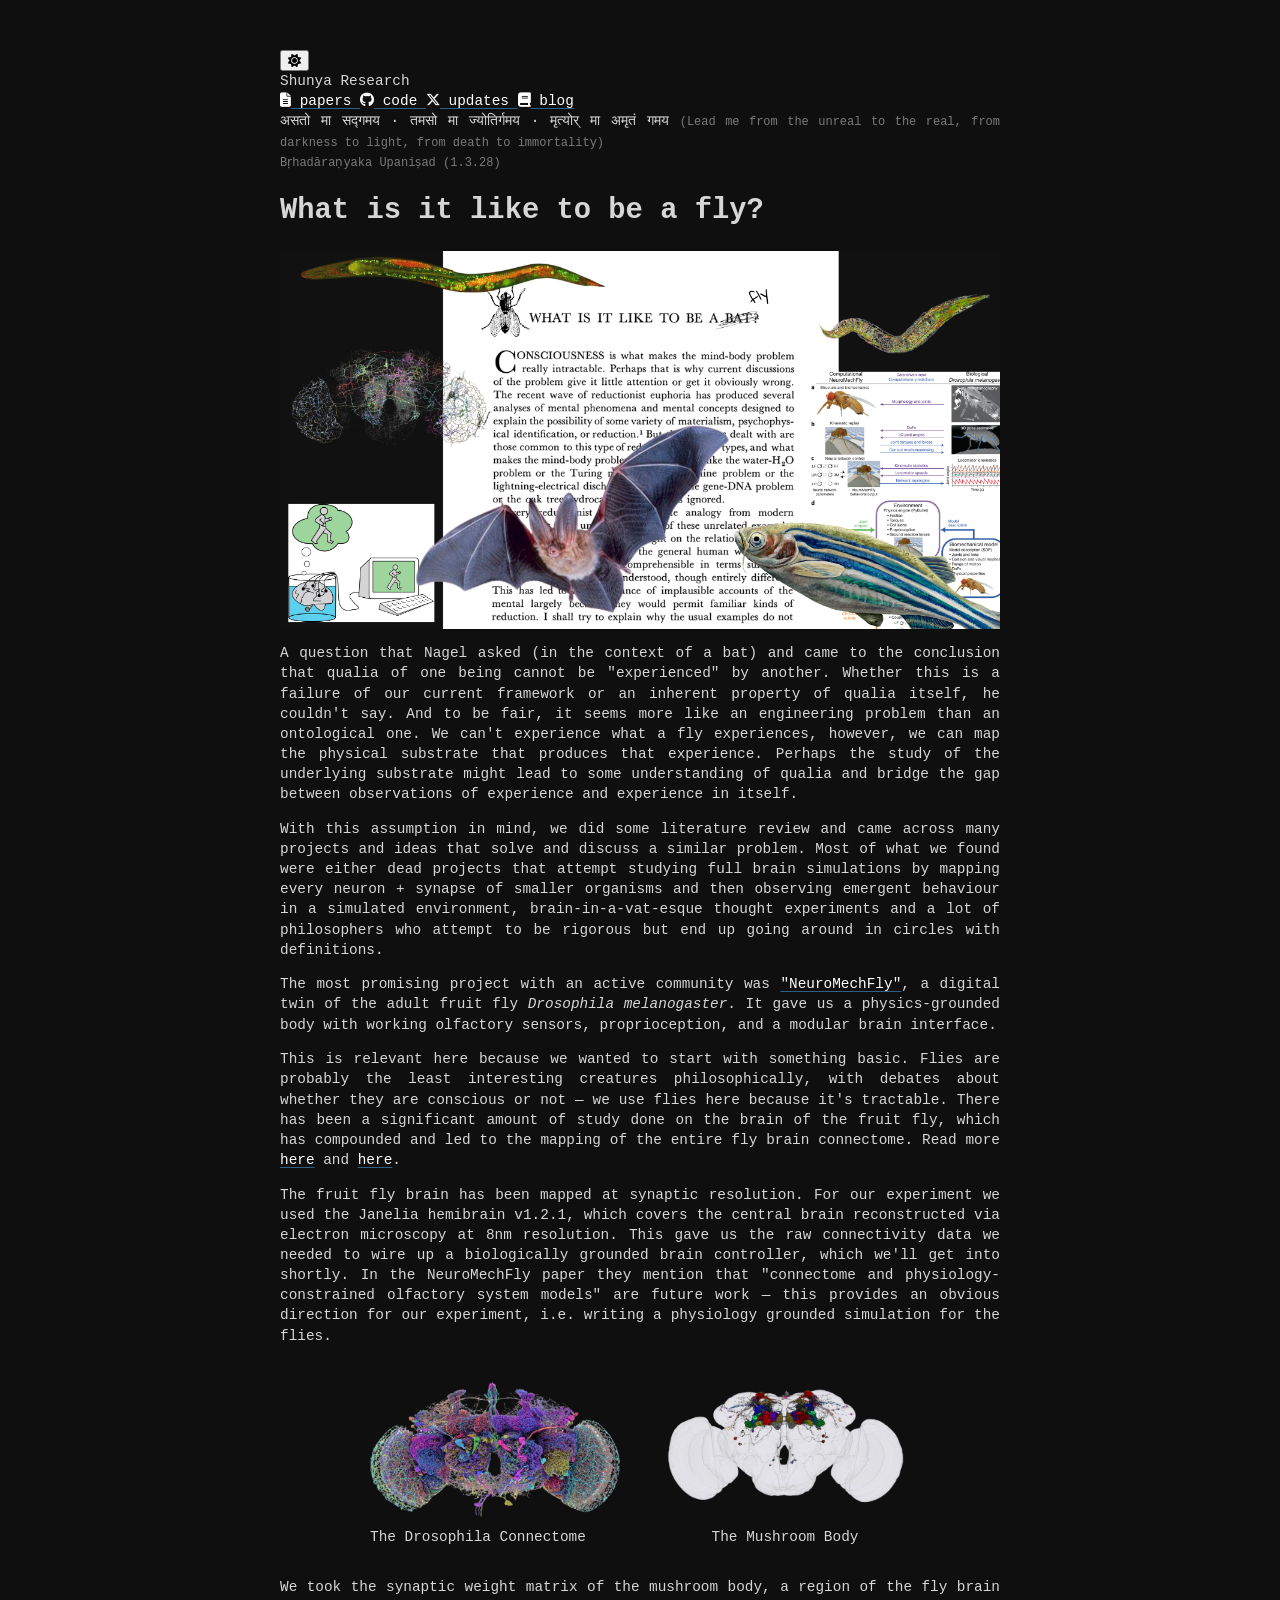
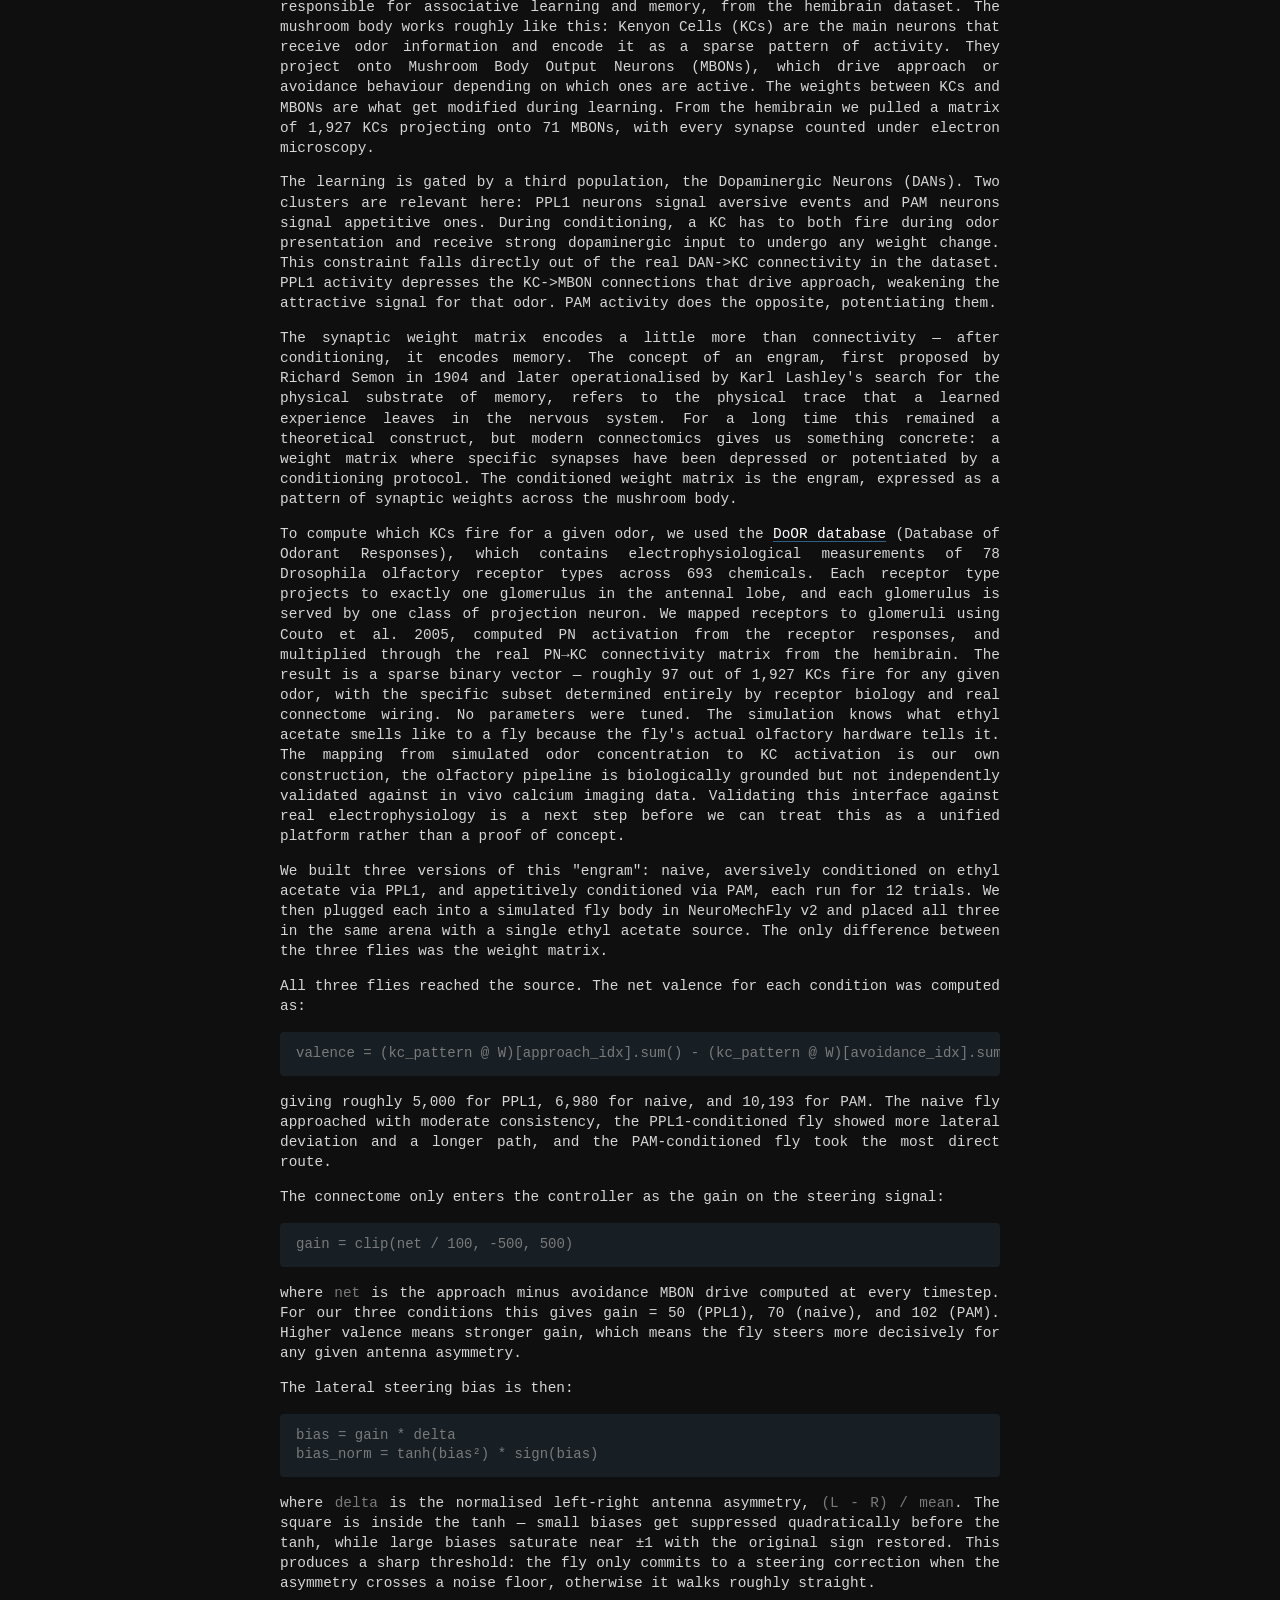
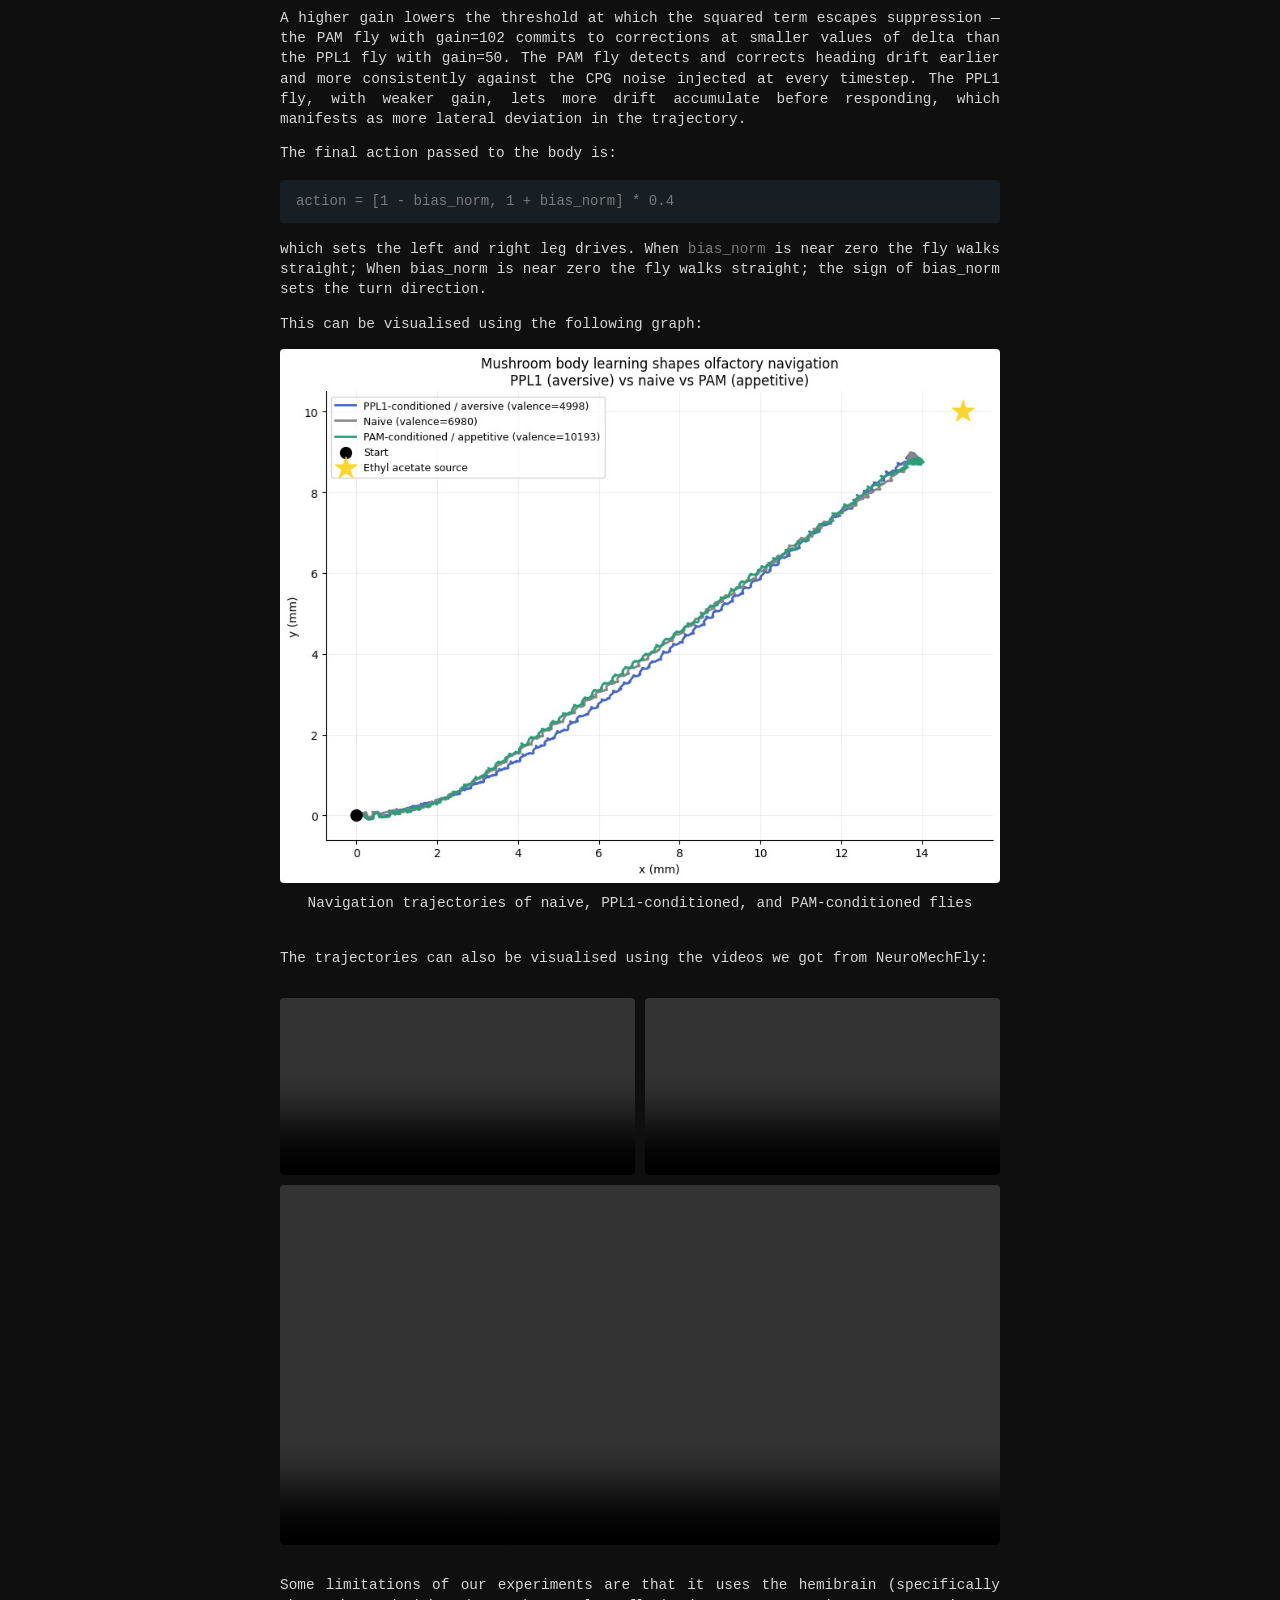
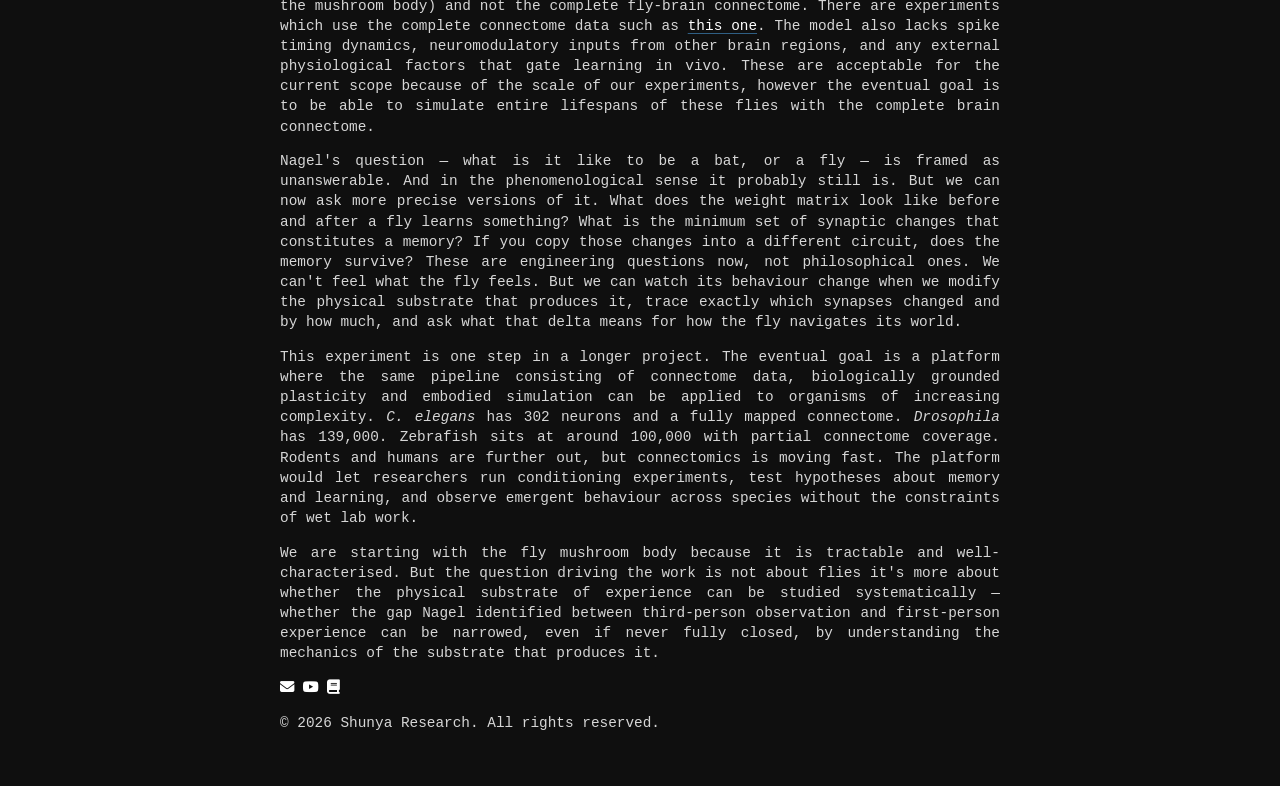
<file: blogs/fly.html>
<!DOCTYPE html>
<html lang="en">
<head>
    <meta charset="UTF-8">
    <title>Shunya Research | What is it like to be a fly?</title>
    <meta name="description" content="">
    <meta name="viewport" content="width=device-width, initial-scale=1.0">
    <link rel="icon" type="image/png" href="shunya-removebg-preview.png" />
    <link rel="stylesheet" href="https://cdnjs.cloudflare.com/ajax/libs/font-awesome/6.7.2/css/all.min.css">
    <link rel="stylesheet" href="../style.css">
    <style>
        main p {
            text-align: justify;
        }
        pre code {
            display: block;
            background: rgba(68, 120, 159, 0.08);
            border-left: 3px solid var(--primary);
            padding: 12px 16px;
            border-radius: 4px;
            font-family: 'Share Tech Mono', monospace;
            font-size: 14px;
            overflow-x: auto;
            margin: 16px 0;
        }
        .dark-mode pre code {
            background: rgba(68, 120, 159, 0.15);
        }
    </style>
</head>
<body class="dark-mode">
    <button class="dark-mode-toggle" onclick="toggleDarkMode()">
        <i class="fas fa-sun" id="dark-mode-icon"></i>
    </button>

    <div class="container">
        <header>
            <div class="header-top">
                <div class="logo">
                    Shunya <span>Research</span>
                </div>
                <nav class="main-nav">
                    <a href="/papers.html">
                        <i class="fas fa-file-alt"></i> papers
                    </a>
                    <a href="https://github.com/ShunyaResearch" target="_blank">
                        <i class="fab fa-github"></i> code
                    </a>
                    <a href="https://x.com/shunyaresearch" target="_blank">
                        <i class="fab fa-x-twitter"></i> updates
                    </a>
                    <a href="https://substack.com/@shunyaresearch" target="_blank">
                        <i class="fa-solid fa-book"></i> blog
                    </a>
                </nav>
            </div>
            <div class="mantra">
                असतो मा सद्गमय · तमसो मा ज्योतिर्गमय · मृत्योर् मा अमृतं गमय
                <small>(Lead me from the unreal to the real, from darkness to light, from death to immortality)<br>
                    Bṛhadāraṇyaka Upaniṣad (1.3.28)</small>
            </div>
        </header>

        <main>
            <h1>What is it like to be a fly?</h1>

            <img class="theme-image" id="theme-image" src="fly.png" alt="fly">

            <p>A question that Nagel asked (in the context of a bat) and came to the conclusion that qualia of one being cannot be "experienced" by another. Whether this is a failure of our current framework or an inherent property of qualia itself, he couldn't say. And to be fair, it seems more like an engineering problem than an ontological one. We can't experience what a fly experiences, however, we can map the physical substrate that produces that experience. Perhaps the study of the underlying substrate might lead to some understanding of qualia and bridge the gap between observations of experience and experience in itself.</p>

            <p>With this assumption in mind, we did some literature review and came across many projects and ideas that solve and discuss a similar problem. Most of what we found were either dead projects that attempt studying full brain simulations by mapping every neuron + synapse of smaller organisms and then observing emergent behaviour in a simulated environment, brain-in-a-vat-esque thought experiments and a lot of philosophers who attempt to be rigorous but end up going around in circles with definitions.</p>

            <p>The most promising project with an active community was <a href="https://neuromechfly.org/">"NeuroMechFly"</a>, a digital twin of the adult fruit fly <i>Drosophila melanogaster</i>. It gave us a physics-grounded body with working olfactory sensors, proprioception, and a modular brain interface.</p>

            <p>This is relevant here because we wanted to start with something basic. Flies are probably the least interesting creatures philosophically, with debates about whether they are conscious or not — we use flies here because it's tractable. There has been a significant amount of study done on the brain of the fruit fly, which has compounded and led to the mapping of the entire fly brain connectome. Read more <a href="https://www.nature.com/articles/s41586-024-07558-y.pdf">here</a> and <a href="https://elifesciences.org/articles/57443v2">here</a>.</p>

            <p>The fruit fly brain has been mapped at synaptic resolution. For our experiment we used the Janelia hemibrain v1.2.1, which covers the central brain reconstructed via electron microscopy at 8nm resolution. This gave us the raw connectivity data we needed to wire up a biologically grounded brain controller, which we'll get into shortly. In the NeuroMechFly paper they mention that "connectome and physiology-constrained olfactory system models" are future work — this provides an obvious direction for our experiment, i.e. writing a physiology grounded simulation for the flies.</p>

            <div style="display: flex; justify-content: center; align-items: flex-end; gap: 40px; flex-wrap: wrap; margin: 30px 0;">
                <div style="text-align: center;">
                    <img src="connectome.png" style="width: 250px; margin-bottom: 10px;">
                    <p style="margin:0;">The Drosophila Connectome</p>
                </div>
                <div style="text-align: center;">
                    <img src="MB.png" style="width: 250px; margin-bottom: 10px;">
                    <p style="margin:0; text-align: center;">The Mushroom Body</p>
                </div>
            </div>

            <p>We took the synaptic weight matrix of the mushroom body, a region of the fly brain responsible for associative learning and memory, from the hemibrain dataset. The mushroom body works roughly like this: Kenyon Cells (KCs) are the main neurons that receive odor information and encode it as a sparse pattern of activity. They project onto Mushroom Body Output Neurons (MBONs), which drive approach or avoidance behaviour depending on which ones are active. The weights between KCs and MBONs are what get modified during learning. From the hemibrain we pulled a matrix of 1,927 KCs projecting onto 71 MBONs, with every synapse counted under electron microscopy.</p>

            <p>The learning is gated by a third population, the Dopaminergic Neurons (DANs). Two clusters are relevant here: PPL1 neurons signal aversive events and PAM neurons signal appetitive ones. During conditioning, a KC has to both fire during odor presentation and receive strong dopaminergic input to undergo any weight change. This constraint falls directly out of the real DAN->KC connectivity in the dataset. PPL1 activity depresses the KC->MBON connections that drive approach, weakening the attractive signal for that odor. PAM activity does the opposite, potentiating them.</p>

            <p>The synaptic weight matrix encodes a little more than connectivity — after conditioning, it encodes memory. The concept of an engram, first proposed by Richard Semon in 1904 and later operationalised by Karl Lashley's search for the physical substrate of memory, refers to the physical trace that a learned experience leaves in the nervous system. For a long time this remained a theoretical construct, but modern connectomics gives us something concrete: a weight matrix where specific synapses have been depressed or potentiated by a conditioning protocol. The conditioned weight matrix is the engram, expressed as a pattern of synaptic weights across the mushroom body.</p>


             <p>To compute which KCs fire for a given odor, we used the <a href="https://neuro.uni-konstanz.de/DoOR/default.html">DoOR database</a> (Database of Odorant Responses), which contains electrophysiological measurements of 78 Drosophila olfactory receptor types across 693 chemicals. Each receptor type projects to exactly one glomerulus in the antennal lobe, and each glomerulus is served by one class of projection neuron. We mapped receptors to glomeruli using Couto et al. 2005, computed PN activation from the receptor responses, and multiplied through the real PN→KC connectivity matrix from the hemibrain. The result is a sparse binary vector — roughly 97 out of 1,927 KCs fire for any given odor, with the specific subset determined entirely by receptor biology and real connectome wiring. No parameters were tuned. The simulation knows what ethyl acetate smells like to a fly because the fly's actual olfactory hardware tells it.

The mapping from simulated odor concentration to KC activation is our own construction, the olfactory pipeline is biologically grounded but not independently validated against in vivo calcium imaging data. Validating this interface against real electrophysiology is a next step before we can treat this as a unified platform rather than a proof of concept.</p>

            <p>We built three versions of this "engram": naive, aversively conditioned on ethyl acetate via PPL1, and appetitively conditioned via PAM, each run for 12 trials. We then plugged each into a simulated fly body in NeuroMechFly v2 and placed all three in the same arena with a single ethyl acetate source. The only difference between the three flies was the weight matrix.</p>




            <p>All three flies reached the source. The net valence for each condition was computed as:</p>

<pre><code>valence = (kc_pattern @ W)[approach_idx].sum() - (kc_pattern @ W)[avoidance_idx].sum()</code></pre>

            <p>giving roughly 5,000 for PPL1, 6,980 for naive, and 10,193 for PAM. The naive fly approached with moderate consistency, the PPL1-conditioned fly showed more lateral deviation and a longer path, and the PAM-conditioned fly took the most direct route.</p>

        <p> The connectome only enters the controller as the gain on the steering signal:</p>

<pre><code>gain = clip(net / 100, -500, 500)</code></pre>


<p>where <code>net</code> is the approach minus avoidance MBON drive computed at every timestep. For our three conditions this gives gain = 50 (PPL1), 70 (naive), and 102 (PAM). Higher valence means stronger gain, which means the fly steers more decisively for any given antenna asymmetry.</p>

<p>The lateral steering bias is then:</p>

<pre><code>bias = gain * delta
bias_norm = tanh(bias²) * sign(bias)</code></pre>

<p>where <code>delta</code> is the normalised left-right antenna asymmetry, <code>(L - R) / mean</code>. The square is inside the tanh — small biases get suppressed quadratically before the tanh, while large biases saturate near ±1 with the original sign restored. This produces a sharp threshold: the fly only commits to a steering correction when the asymmetry crosses a noise floor, otherwise it walks roughly straight.</p>

<p>A higher gain lowers the threshold at which the squared term escapes suppression — the PAM fly with gain=102 commits to corrections at smaller values of delta than the PPL1 fly with gain=50. The PAM fly detects and corrects heading drift earlier and more consistently against the CPG noise injected at every timestep. The PPL1 fly, with weaker gain, lets more drift accumulate before responding, which manifests as more lateral deviation in the trajectory.</p>

<p>The final action passed to the body is:</p>

<pre><code>action = [1 - bias_norm, 1 + bias_norm] * 0.4</code></pre>

<p>which sets the left and right leg drives. When <code>bias_norm</code> is near zero the fly walks straight; When bias_norm is near zero the fly walks straight; the sign of bias_norm sets the turn direction.</p>
          <p>This can be visualised using the following graph:</p>
          <div style="text-align: center;">
            <img src="graph.jpeg" style="width: 100%; border-radius: 4px; margin-bottom: 10px;">
            <p style="margin:0; text-align: center;">Navigation trajectories of naive, PPL1-conditioned, and PAM-conditioned flies</p>
            <br>
          </div>

            <p>The trajectories can also be visualised using the videos we got from NeuroMechFly:

            <div style="display: grid; grid-template-columns: 1fr 1fr; grid-template-rows: auto auto; gap: 10px; margin: 30px 0;">
                <video controls style="width: 100%; border-radius: 4px; grid-column: 1;">
                    <source src="green.mp4" type="video/mp4">
                </video>
                <video controls style="width: 100%; border-radius: 4px; grid-column: 2;">
                    <source src="blue.mp4" type="video/mp4">
                </video>
                <video controls style="width: 100%; border-radius: 4px; grid-column: 1 / span 2;">
                    <source src="naive.mp4" type="video/mp4">
                </video>
           
            </div>


            <p>Some limitations of our experiments are that it uses the hemibrain (specifically the mushroom body) and not the complete fly-brain connectome. There are experiments which use the complete connectome data such as <a href="https://www.nature.com/articles/s41586-024-07763-9">this one</a>. The model also lacks spike timing dynamics, neuromodulatory inputs from other brain regions, and any external physiological factors that gate learning in vivo. These are acceptable for the current scope because of the scale of our experiments, however the eventual goal is to be able to simulate entire lifespans of these flies with the complete brain connectome.</p>



           <p>Nagel's question — what is it like to be a bat, or a fly — is framed as unanswerable. And in the phenomenological sense it probably still is. But we can now ask more precise versions of it. What does the weight matrix look like before and after a fly learns something? What is the minimum set of synaptic changes that constitutes a memory? If you copy those changes into a different circuit, does the memory survive? These are engineering questions now, not philosophical ones. We can't feel what the fly feels. But we can watch its behaviour change when we modify the physical substrate that produces it, trace exactly which synapses changed and by how much, and ask what that delta means for how the fly navigates its world. </p>
<p></p>
<p>This experiment is one step in a longer project. The eventual goal is a platform where the same pipeline consisting of connectome data, biologically grounded plasticity and embodied simulation can be applied to organisms of increasing complexity. <i>C. elegans</i> has 302 neurons and a fully mapped connectome. <i>Drosophila</i> has 139,000. Zebrafish sits at around 100,000 with partial connectome coverage. Rodents and humans are further out, but connectomics is moving fast. The platform would let researchers run conditioning experiments, test hypotheses about memory and learning, and observe emergent behaviour across species without the constraints of wet lab work. </p>
    
    <p>We are starting with the fly mushroom body because it is tractable and well-characterised. But the question driving the work is not about flies it's more about whether the physical substrate of experience can be studied systematically — whether the gap Nagel identified between third-person observation and first-person experience can be narrowed, even if never fully closed, by understanding the mechanics of the substrate that produces it.</p>
           
        </main>

        <footer>
            <div class="social-links">
                <a href="mailto:shunyaresearch.labs@gmail.com" aria-label="Email"><i class="fas fa-envelope"></i></a>
                <a href="https://www.youtube.com/@shunyaresearch" target="_blank" aria-label="YouTube"><i class="fab fa-youtube"></i></a>
                <a href="/blogs.html" target="_blank" aria-label="Substack"><i class="fa-solid fa-book"></i></a>
            </div>
            <p>© 2026 Shunya Research. All rights reserved.</p>
        </footer>
    </div>

    <script>
        function updateThemeImage(isDarkMode) {
            const themeImage = document.getElementById('theme-image');
            if (themeImage) {
                themeImage.src = isDarkMode ? 'fly.png' : 'fly2.png';
            }
        }

        function toggleDarkMode() {
            const body = document.body;
            const icon = document.getElementById('dark-mode-icon');
            body.classList.toggle('dark-mode');

            const isDarkMode = body.classList.contains('dark-mode');
            updateThemeImage(isDarkMode);

            if (isDarkMode) {
                icon.classList.remove('fa-moon');
                icon.classList.add('fa-sun');
            } else {
                icon.classList.remove('fa-sun');
                icon.classList.add('fa-moon');
            }
        }

        document.addEventListener('DOMContentLoaded', () => {
            const body = document.body;
            const icon = document.getElementById('dark-mode-icon');
            const isDarkMode = body.classList.contains('dark-mode');

            updateThemeImage(isDarkMode);

            if (isDarkMode) {
                icon.classList.remove('fa-moon');
                icon.classList.add('fa-sun');
            } else {
                icon.classList.remove('fa-sun');
                icon.classList.add('fa-moon');
            }
        });
    </script>
</body>
</html>
</file>
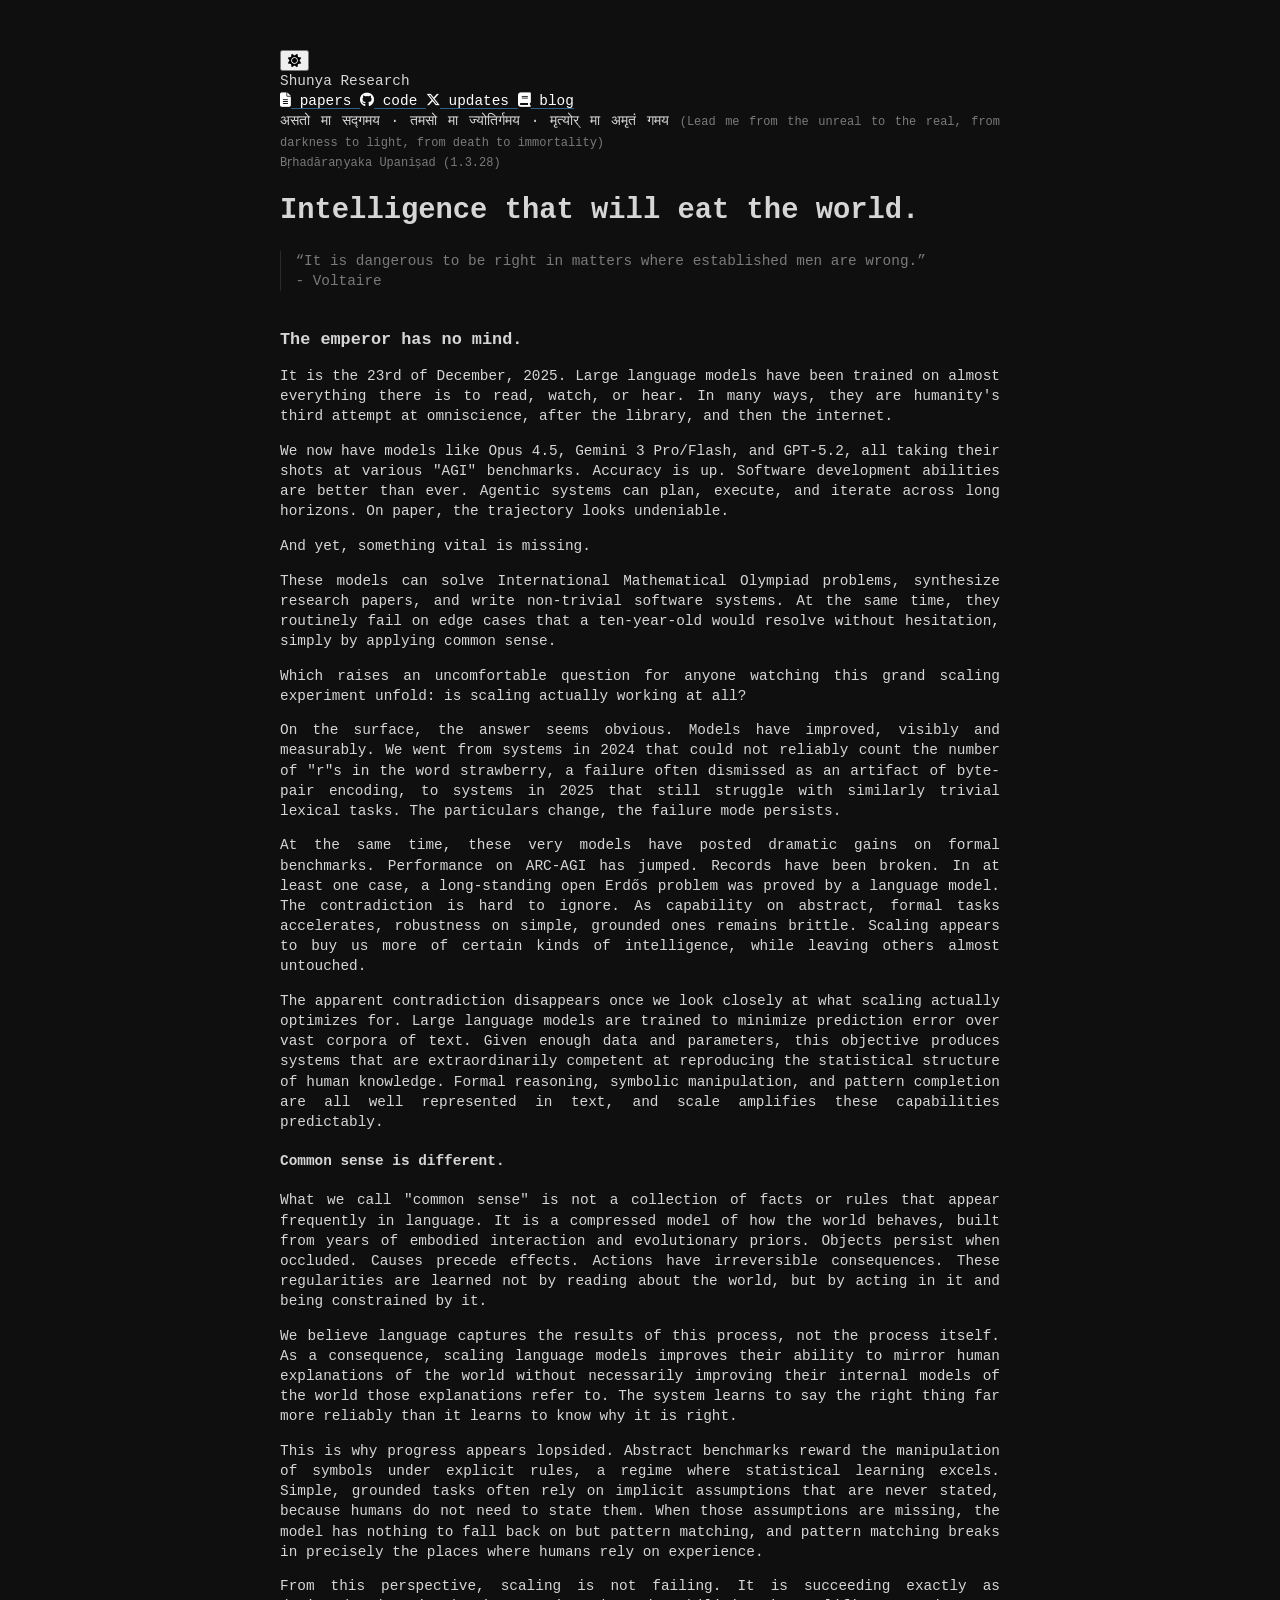
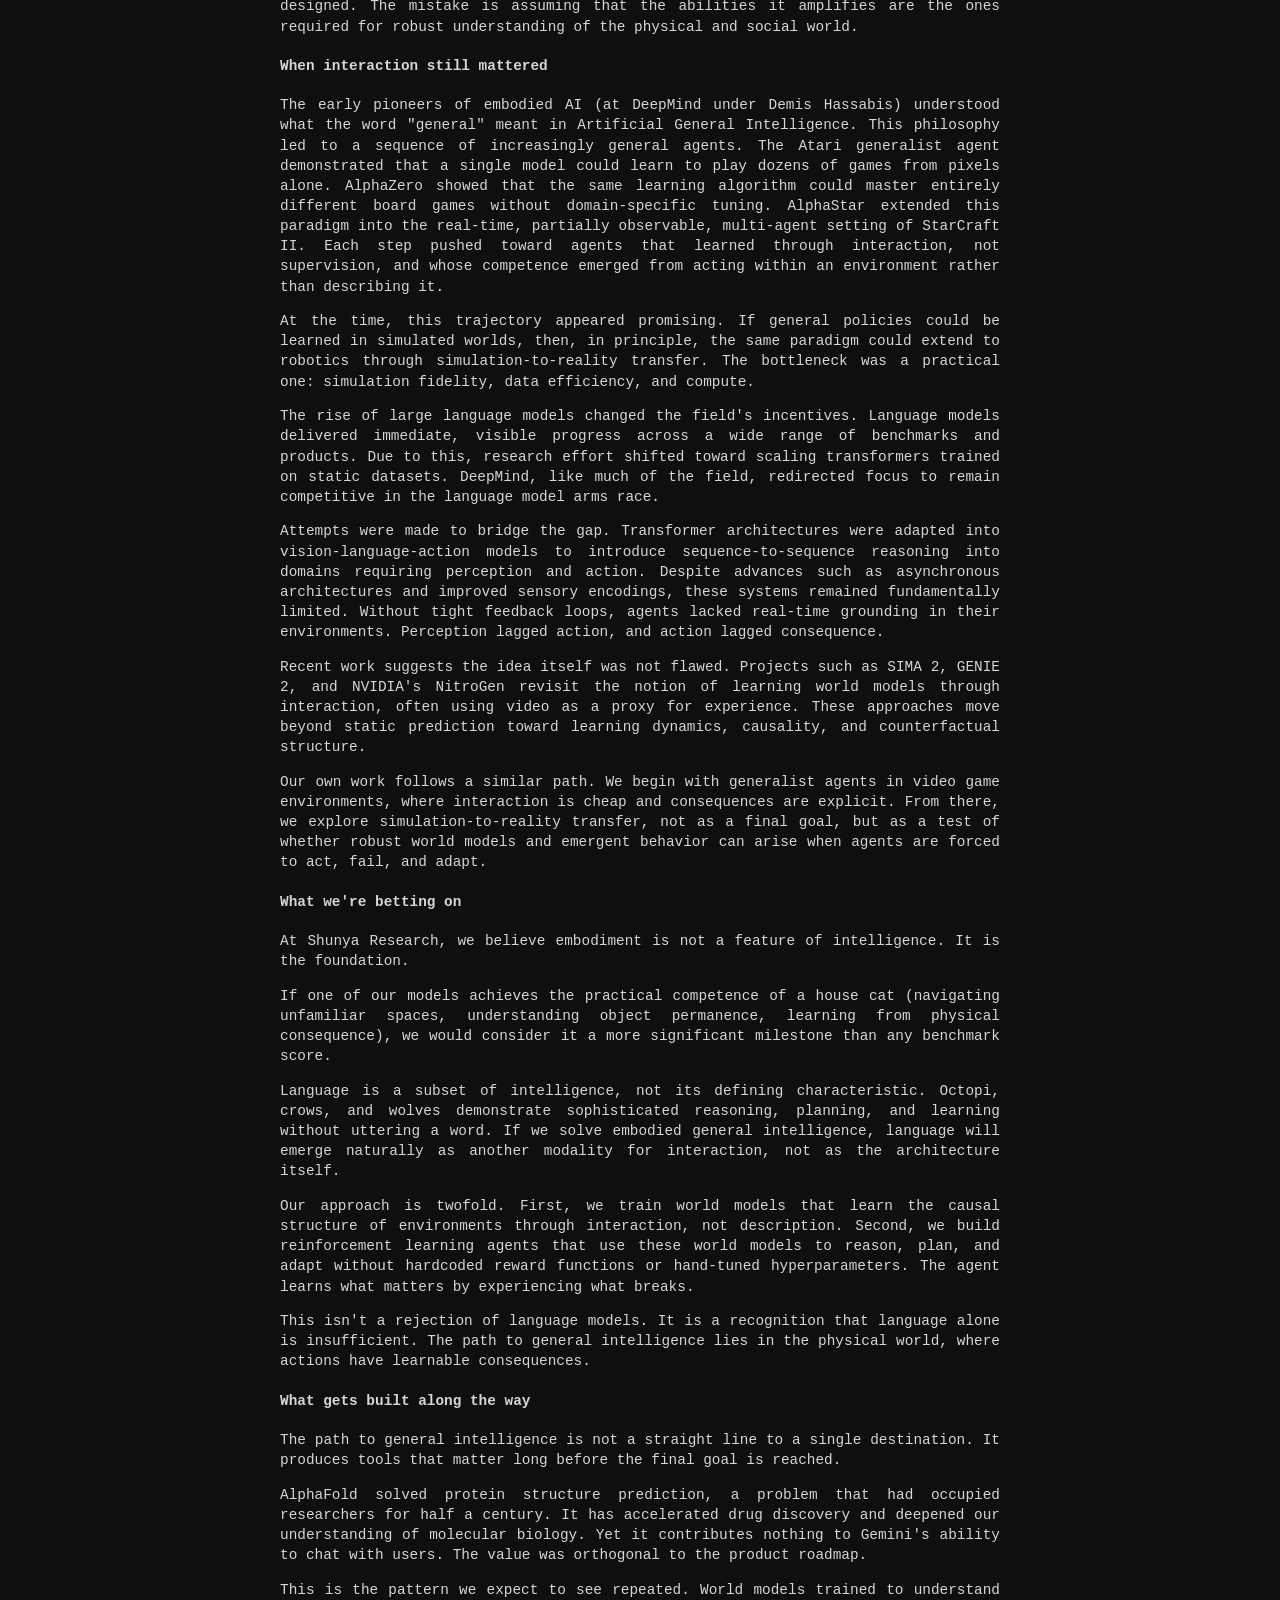
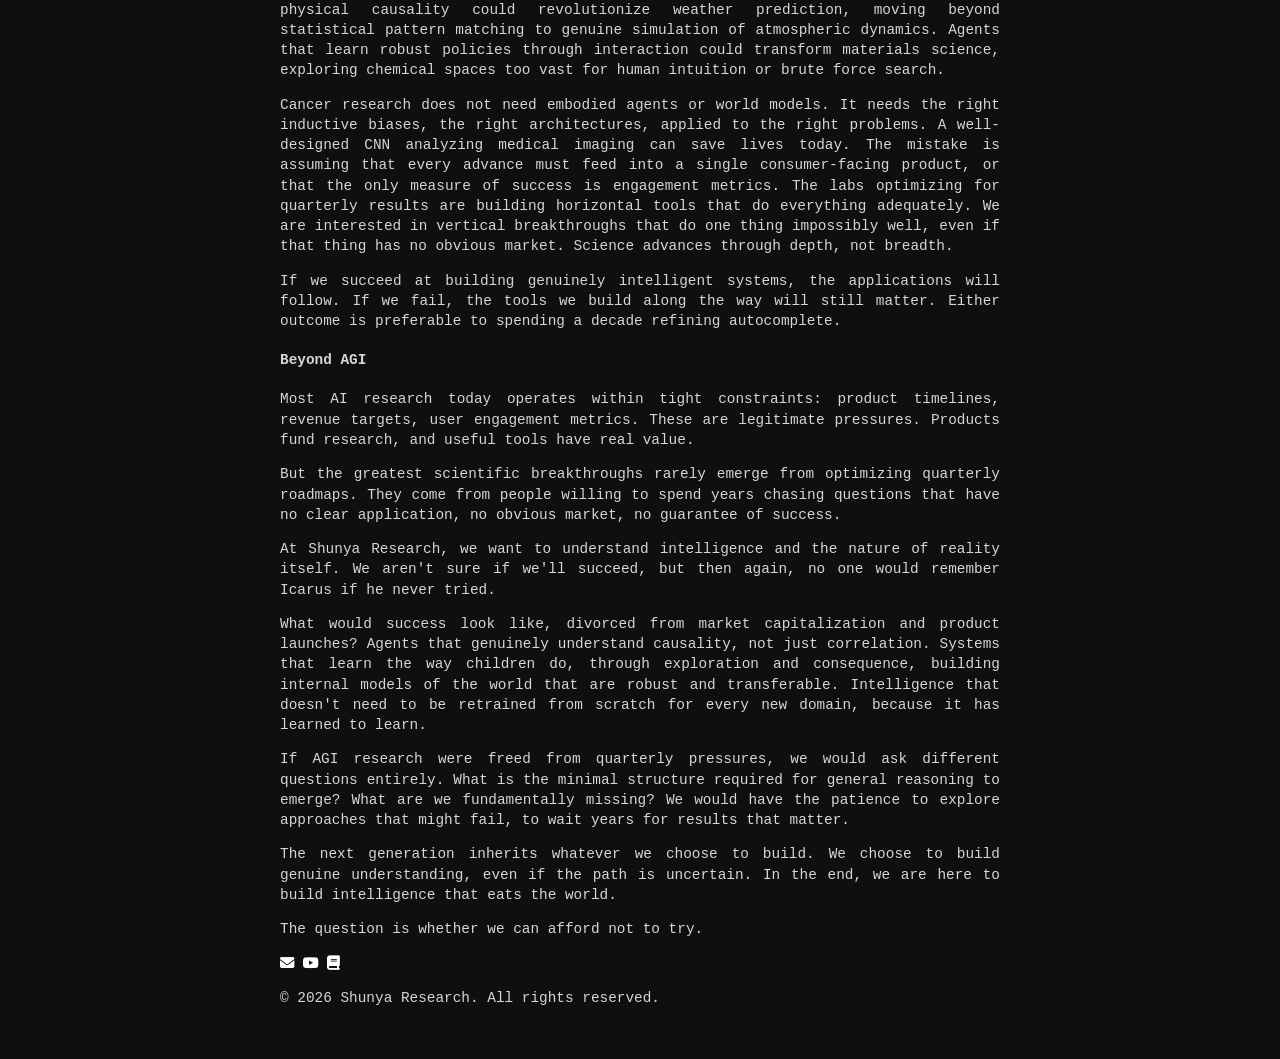
<file: blogs/intelligence_that_will_eat_the_world.html>
<!DOCTYPE html>
<html lang="en">
<head>
    <meta charset="UTF-8">
    <title>Shunya Research | Intelligence that will eat the world</title>
    <meta name="description" content="Intelligence that will eat the world.">
    <meta name="viewport" content="width=device-width, initial-scale=1.0">
    <link rel="icon" type="image/png" href="shunya-removebg-preview.png" />
    <link rel="stylesheet" href="https://cdnjs.cloudflare.com/ajax/libs/font-awesome/6.7.2/css/all.min.css">
    <link rel="stylesheet" href="../style.css">
</head>
<body class="dark-mode">
    <button class="dark-mode-toggle" onclick="toggleDarkMode()">
        <i class="fas fa-sun" id="dark-mode-icon"></i>
    </button>

    <div class="container">
        <header>
            <div class="header-top">
                <div class="logo">
                    Shunya <span>Research</span>
                </div>
                <nav class="main-nav">
                    <a href="/papers.html">
                        <i class="fas fa-file-alt"></i> papers
                    </a>
                    <a href="https://github.com/ShunyaResearch" target="_blank">
                        <i class="fab fa-github"></i> code
                    </a>
                    <a href="https://x.com/shunyaresearch" target="_blank">
                        <i class="fab fa-x-twitter"></i> updates
                    </a>
                    <a href="/blogs.html" target="_blank">
                        <i class="fa-solid fa-book"></i> blog
                    </a>
                </nav>
            </div>
            <div class="mantra">
                असतो मा सद्गमय · तमसो मा ज्योतिर्गमय · मृत्योर् मा अमृतं गमय
                <small>(Lead me from the unreal to the real, from darkness to light, from death to immortality)<br>
                    Bṛhadāraṇyaka Upaniṣad (1.3.28)</small>
            </div>
        </header>

        <main>
            <h1>Intelligence that will eat the world.</h1>
          
        <section>
                
             <blockquote cite="/index.html">
“It is dangerous to be right in matters where established men are wrong.”<br>- Voltaire</blockquote>

        </section>

 <section>
            <h3>The emperor has no mind.</h3>

            <p>It is the 23rd of December, 2025. Large language models have been trained on almost everything there is to read, watch, or hear. In many ways, they are humanity's third attempt at omniscience, after the library, and then the internet.</p>

            <p>We now have models like Opus 4.5, Gemini 3 Pro/Flash, and GPT-5.2, all taking their shots at various "AGI" benchmarks. Accuracy is up. Software development abilities are better than ever. Agentic systems can plan, execute, and iterate across long horizons. On paper, the trajectory looks undeniable.</p>

            <p>And yet, something vital is missing.</p>

            <p>These models can solve International Mathematical Olympiad problems, synthesize research papers, and write non-trivial software systems. At the same time, they routinely fail on edge cases that a ten-year-old would resolve without hesitation, simply by applying common sense.</p>

            <p>Which raises an uncomfortable question for anyone watching this grand scaling experiment unfold: is scaling actually working at all?</p>

            <p>On the surface, the answer seems obvious. Models have improved, visibly and measurably. We went from systems in 2024 that could not reliably count the number of "r"s in the word strawberry, a failure often dismissed as an artifact of byte-pair encoding, to systems in 2025 that still struggle with similarly trivial lexical tasks. The particulars change, the failure mode persists.</p>

            <p>At the same time, these very models have posted dramatic gains on formal benchmarks. Performance on ARC-AGI has jumped. Records have been broken. In at least one case, a long-standing open Erdős problem was proved by a language model. The contradiction is hard to ignore. As capability on abstract, formal tasks accelerates, robustness on simple, grounded ones remains brittle. Scaling appears to buy us more of certain kinds of intelligence, while leaving others almost untouched.</p>

            <p>The apparent contradiction disappears once we look closely at what scaling actually optimizes for. Large language models are trained to minimize prediction error over vast corpora of text. Given enough data and parameters, this objective produces systems that are extraordinarily competent at reproducing the statistical structure of human knowledge. Formal reasoning, symbolic manipulation, and pattern completion are all well represented in text, and scale amplifies these capabilities predictably.</p>

            <h4>Common sense is different.</h4>

            <p>What we call "common sense" is not a collection of facts or rules that appear frequently in language. It is a compressed model of how the world behaves, built from years of embodied interaction and evolutionary priors. Objects persist when occluded. Causes precede effects. Actions have irreversible consequences. These regularities are learned not by reading about the world, but by acting in it and being constrained by it.</p>

            <p>We believe language captures the results of this process, not the process itself. As a consequence, scaling language models improves their ability to mirror human explanations of the world without necessarily improving their internal models of the world those explanations refer to. The system learns to say the right thing far more reliably than it learns to know why it is right.</p>

            <p>This is why progress appears lopsided. Abstract benchmarks reward the manipulation of symbols under explicit rules, a regime where statistical learning excels. Simple, grounded tasks often rely on implicit assumptions that are never stated, because humans do not need to state them. When those assumptions are missing, the model has nothing to fall back on but pattern matching, and pattern matching breaks in precisely the places where humans rely on experience.</p>

            <p>From this perspective, scaling is not failing. It is succeeding exactly as designed. The mistake is assuming that the abilities it amplifies are the ones required for robust understanding of the physical and social world.</p>

            <h4>When interaction still mattered</h4>

            <p>The early pioneers of embodied AI (at DeepMind under Demis Hassabis) understood what the word "general" meant in Artificial General Intelligence. This philosophy led to a sequence of increasingly general agents. The Atari generalist agent demonstrated that a single model could learn to play dozens of games from pixels alone. AlphaZero showed that the same learning algorithm could master entirely different board games without domain-specific tuning. AlphaStar extended this paradigm into the real-time, partially observable, multi-agent setting of StarCraft II. Each step pushed toward agents that learned through interaction, not supervision, and whose competence emerged from acting within an environment rather than describing it.</p>

            <p>At the time, this trajectory appeared promising. If general policies could be learned in simulated worlds, then, in principle, the same paradigm could extend to robotics through simulation-to-reality transfer. The bottleneck was a practical one: simulation fidelity, data efficiency, and compute.</p>

            <p>The rise of large language models changed the field's incentives. Language models delivered immediate, visible progress across a wide range of benchmarks and products. Due to this, research effort shifted toward scaling transformers trained on static datasets. DeepMind, like much of the field, redirected focus to remain competitive in the language model arms race.</p>

            <p>Attempts were made to bridge the gap. Transformer architectures were adapted into vision-language-action models to introduce sequence-to-sequence reasoning into domains requiring perception and action. Despite advances such as asynchronous architectures and improved sensory encodings, these systems remained fundamentally limited. Without tight feedback loops, agents lacked real-time grounding in their environments. Perception lagged action, and action lagged consequence.</p>

            <p>Recent work suggests the idea itself was not flawed. Projects such as SIMA 2, GENIE 2, and NVIDIA's NitroGen revisit the notion of learning world models through interaction, often using video as a proxy for experience. These approaches move beyond static prediction toward learning dynamics, causality, and counterfactual structure.</p>

            <p>Our own work follows a similar path. We begin with generalist agents in video game environments, where interaction is cheap and consequences are explicit. From there, we explore simulation-to-reality transfer, not as a final goal, but as a test of whether robust world models and emergent behavior can arise when agents are forced to act, fail, and adapt.</p>

            <h4>What we're betting on</h4>

            <p>At Shunya Research, we believe embodiment is not a feature of intelligence. It is the foundation.</p>

            <p>If one of our models achieves the practical competence of a house cat (navigating unfamiliar spaces, understanding object permanence, learning from physical consequence), we would consider it a more significant milestone than any benchmark score.</p>

            <p>Language is a subset of intelligence, not its defining characteristic. Octopi, crows, and wolves demonstrate sophisticated reasoning, planning, and learning without uttering a word. If we solve embodied general intelligence, language will emerge naturally as another modality for interaction, not as the architecture itself.</p>

            <p>Our approach is twofold. First, we train world models that learn the causal structure of environments through interaction, not description. Second, we build reinforcement learning agents that use these world models to reason, plan, and adapt without hardcoded reward functions or hand-tuned hyperparameters. The agent learns what matters by experiencing what breaks.</p>

            <p>This isn't a rejection of language models. It is a recognition that language alone is insufficient. The path to general intelligence lies in the physical world, where actions have learnable consequences.</p>

            <h4>What gets built along the way</h4>

            <p>The path to general intelligence is not a straight line to a single destination. It produces tools that matter long before the final goal is reached.</p>

            <p>AlphaFold solved protein structure prediction, a problem that had occupied researchers for half a century. It has accelerated drug discovery and deepened our understanding of molecular biology. Yet it contributes nothing to Gemini's ability to chat with users. The value was orthogonal to the product roadmap.</p>

            <p>This is the pattern we expect to see repeated. World models trained to understand physical causality could revolutionize weather prediction, moving beyond statistical pattern matching to genuine simulation of atmospheric dynamics. Agents that learn robust policies through interaction could transform materials science, exploring chemical spaces too vast for human intuition or brute force search.</p>

            <p>Cancer research does not need embodied agents or world models. It needs the right inductive biases, the right architectures, applied to the right problems. A well-designed CNN analyzing medical imaging can save lives today. The mistake is assuming that every advance must feed into a single consumer-facing product, or that the only measure of success is engagement metrics. The labs optimizing for quarterly results are building horizontal tools that do everything adequately. We are interested in vertical breakthroughs that do one thing impossibly well, even if that thing has no obvious market. Science advances through depth, not breadth.</p>

            <p>If we succeed at building genuinely intelligent systems, the applications will follow. If we fail, the tools we build along the way will still matter. Either outcome is preferable to spending a decade refining autocomplete.</p>

            <h4>Beyond AGI</h4>

            <p>Most AI research today operates within tight constraints: product timelines, revenue targets, user engagement metrics. These are legitimate pressures. Products fund research, and useful tools have real value.</p>

            <p>But the greatest scientific breakthroughs rarely emerge from optimizing quarterly roadmaps. They come from people willing to spend years chasing questions that have no clear application, no obvious market, no guarantee of success.</p>

            <p>At Shunya Research, we want to understand intelligence and the nature of reality itself. We aren't sure if we'll succeed, but then again, no one would remember Icarus if he never tried.</p>

            <p>What would success look like, divorced from market capitalization and product launches? Agents that genuinely understand causality, not just correlation. Systems that learn the way children do, through exploration and consequence, building internal models of the world that are robust and transferable. Intelligence that doesn't need to be retrained from scratch for every new domain, because it has learned to learn.</p>

            <p>If AGI research were freed from quarterly pressures, we would ask different questions entirely. What is the minimal structure required for general reasoning to emerge? What are we fundamentally missing? We would have the patience to explore approaches that might fail, to wait years for results that matter.</p>

            <p>The next generation inherits whatever we choose to build. We choose to build genuine understanding, even if the path is uncertain. In the end, we are here to build intelligence that eats the world.</p>

            <p>The question is whether we can afford not to try.</p>
        </section>

   

        </main>

        <footer>
            <div class="social-links">
                <a href="mailto:shunyaresearch.labs@gmail.com" aria-label="Email"><i class="fas fa-envelope"></i></a>
                <a href="https://www.youtube.com/@shunyaresearch" target="_blank" aria-label="YouTube"><i class="fab fa-youtube"></i></a>
                <a href="/blogs.html" target="_blank" aria-label="Substack"><i class="fa-solid fa-book"></i></a>
            </div>
            <p>© 2026 Shunya Research. All rights reserved.</p>
        </footer>
    </div>

    <script>
        function updateThemeImage(isDarkMode) {
            const themeImage = document.getElementById('theme-image');
            if (themeImage) {
                themeImage.src = isDarkMode ? 'shunya1.png' : 'shunya21.png';
            }
        }

        function toggleDarkMode() {
            const body = document.body;
            const icon = document.getElementById('dark-mode-icon');
            body.classList.toggle('dark-mode');

            const isDarkMode = body.classList.contains('dark-mode');
            updateThemeImage(isDarkMode);

            if (isDarkMode) {
                icon.classList.remove('fa-moon');
                icon.classList.add('fa-sun');
            } else {
                icon.classList.remove('fa-sun');
                icon.classList.add('fa-moon');
            }
        }

        document.addEventListener('DOMContentLoaded', () => {
            const body = document.body;
            const icon = document.getElementById('dark-mode-icon');
            const isDarkMode = body.classList.contains('dark-mode');

            updateThemeImage(isDarkMode);

            if (isDarkMode) {
                icon.classList.remove('fa-moon');
                icon.classList.add('fa-sun');
            } else {
                icon.classList.remove('fa-sun');
                icon.classList.add('fa-moon');
            }
        });
    </script>
</body>
</html>
</file>
<file: style.css>
:root {
    --bg: #0f0f0f;       /* matches the flat field in 1500x500.jpeg */
    --fg: #d6d6d6;
    --fg-dim: #7a7a7a;
    --rule: #2a2a2a;
    --rule-lit: #3a3a3a;
    --link: #ffffff;
    --steel: #44789f;       /* the original --steel; read by gol.js */
    --underline: #2f5f84;   /* the original light-mode --steel, a shade darker */
}

*,
*::before,
*::after {
    box-sizing: border-box;
}

body {
    padding: 0 10px;
    margin: 50px auto;
    max-width: 740px;       /* 720px of content + the 10px side padding */
    background-color: var(--bg);
    color: var(--fg);
    font-family:
        "SF Mono", "SFMono-Regular", ui-monospace,
        Menlo, Consolas, "Liberation Mono", monospace;

    font-size: 0.9rem;
    line-height: 1.4;
    text-align: justify;
    hyphens: auto;
    -webkit-font-smoothing: antialiased;
}

#maincontent {
    max-width: 720px;
    margin: 0 auto;
}

a {
    color: var(--link);
    text-decoration: underline;
    text-decoration-color: var(--underline);
    text-underline-offset: 3px;
}

a:hover,
a:focus {
    text-decoration-thickness: 2px;
}

h2,
h3 {
    text-align: left;
    hyphens: none;
}

h2 {
    margin-bottom: 2px;
}

h3 {
    margin-top: 2.2em;
    margin-bottom: 0.2em;
}

small {
    color: var(--fg-dim);
}

ul,
ol {
    padding-left: 1.6em;
}

li {
    margin-bottom: 4px;
}

blockquote {
    margin: 1em 0;
    padding-left: 1em;
    border-left: 1px solid var(--rule);
    color: var(--fg-dim);
}

code {
    color: var(--fg-dim);
    word-break: break-all;
}

.masthead {
    display: flex;
    align-items: baseline;
    justify-content: space-between;
    flex-wrap: wrap;
    gap: 0 1.2em;
    margin-bottom: 2px;
}

.masthead h2 {
    margin: 0;
}

.nav {
    margin: 0;
    text-align: right;
    hyphens: none;
}

.nav a {
    margin-left: 0.7em;
}

@media (max-width: 460px) {
    .masthead {
        display: block;
    }

    .nav {
        margin-top: 0.5em;
        text-align: left;
    }

    .nav a {
        margin: 0 0.7em 0 0;
    }
}

img {
    display: block;
    width: 100%;
    height: auto;
}

/* research cards */
.cards {
    display: grid;
    grid-template-columns: repeat(2, 1fr);
    gap: 1.4em;
    margin: 1.6em 0 2.2em;
}

.card {
    display: flex;
    flex-direction: column;
    border: 1px solid var(--rule-lit);
    color: var(--fg);
    text-decoration: none;
    text-align: left;
    hyphens: none;
}

.card:hover,
.card:focus {
    border-color: var(--steel);
}

.card img {
    aspect-ratio: 4 / 3;
    object-fit: cover;
    background: var(--bg);
    border-bottom: 1px solid var(--rule-lit);
}

/* square or odd-ratio art: show all of it rather than cropping */
.card img.fit {
    object-fit: contain;
    padding: 8px;
}

.card-body {
    display: block;
    flex: 1;
    padding: 0.7em 0.8em 0.85em;
}

.card-title {
    display: block;
    color: var(--link);
    text-decoration: underline;
    text-decoration-color: var(--underline);
    text-underline-offset: 3px;
}

.card-note {
    display: block;
    margin-top: 0.25em;
    color: var(--fg-dim);
}

@media (max-width: 460px) {
    .cards {
        grid-template-columns: 1fr;
    }
}

/* Game of Life */
#gol {
    display: block;
    width: 100%;
    height: 150px;
}
</file>
